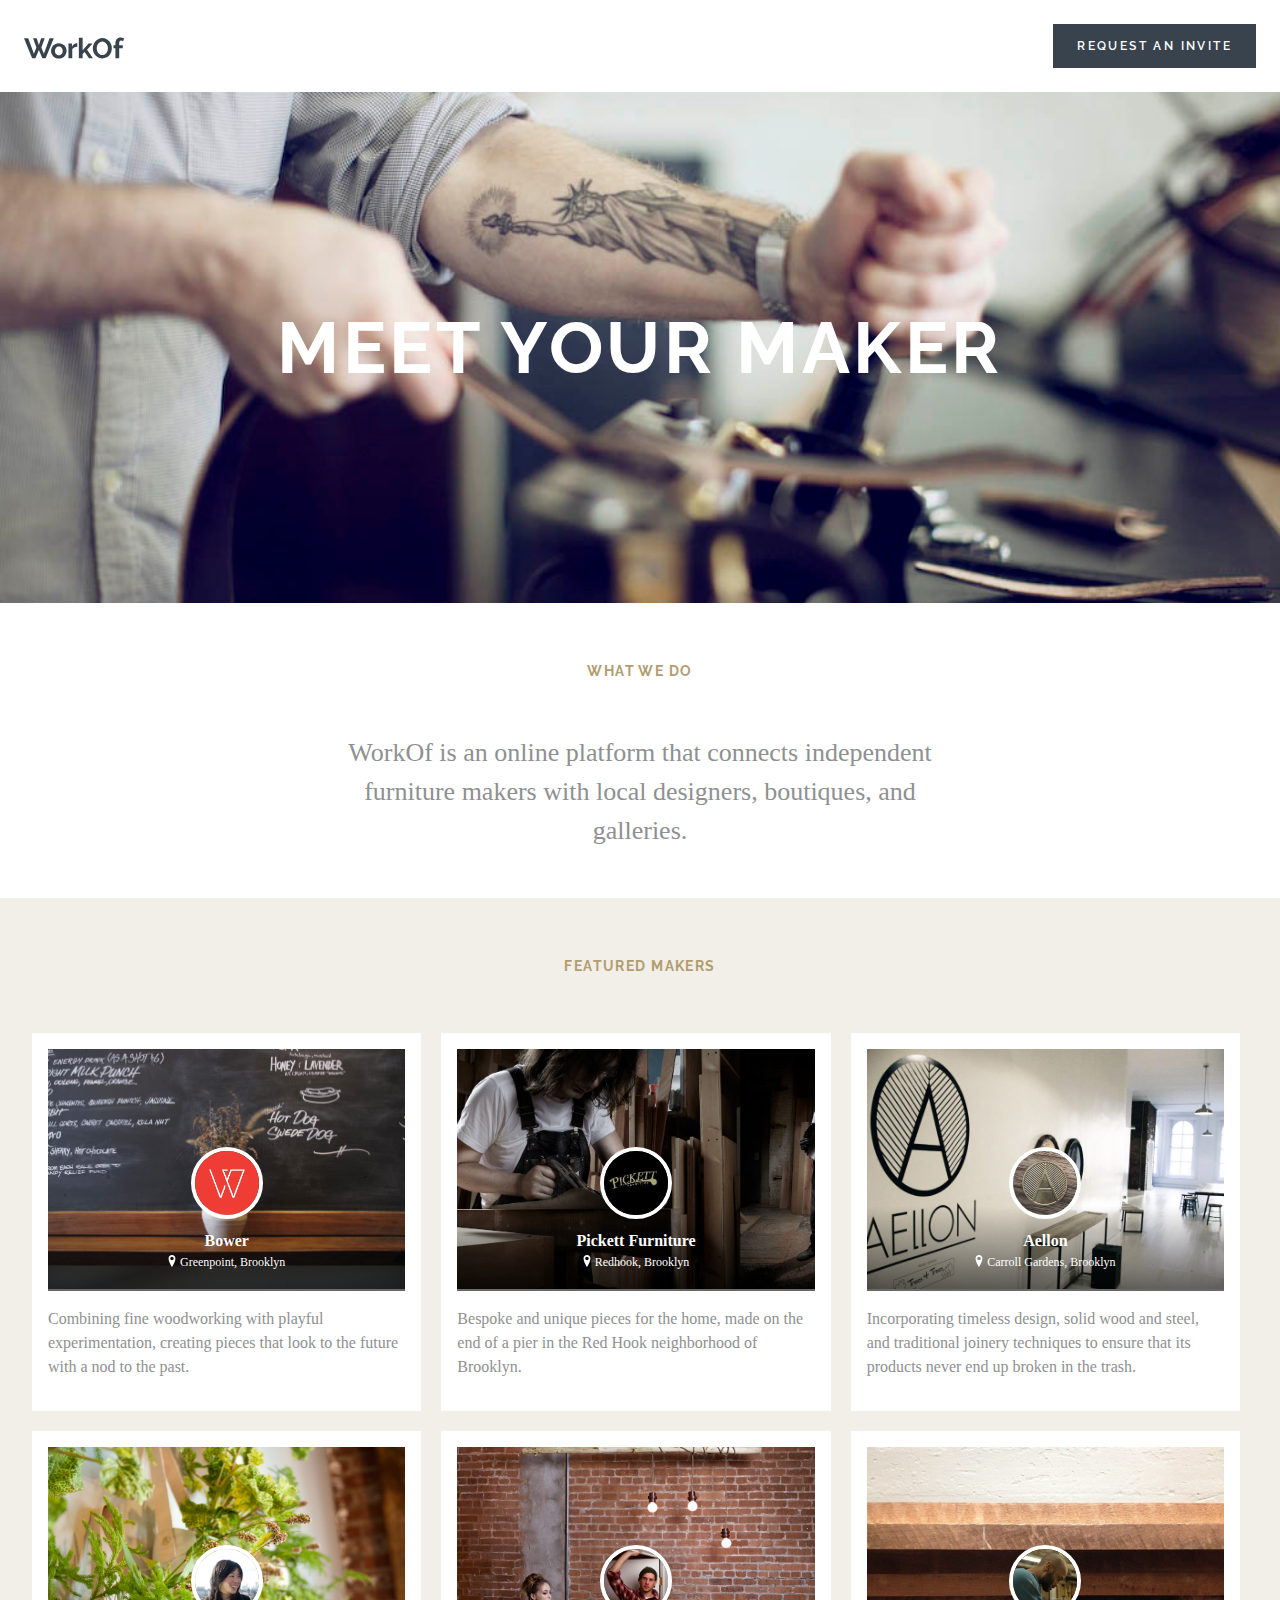
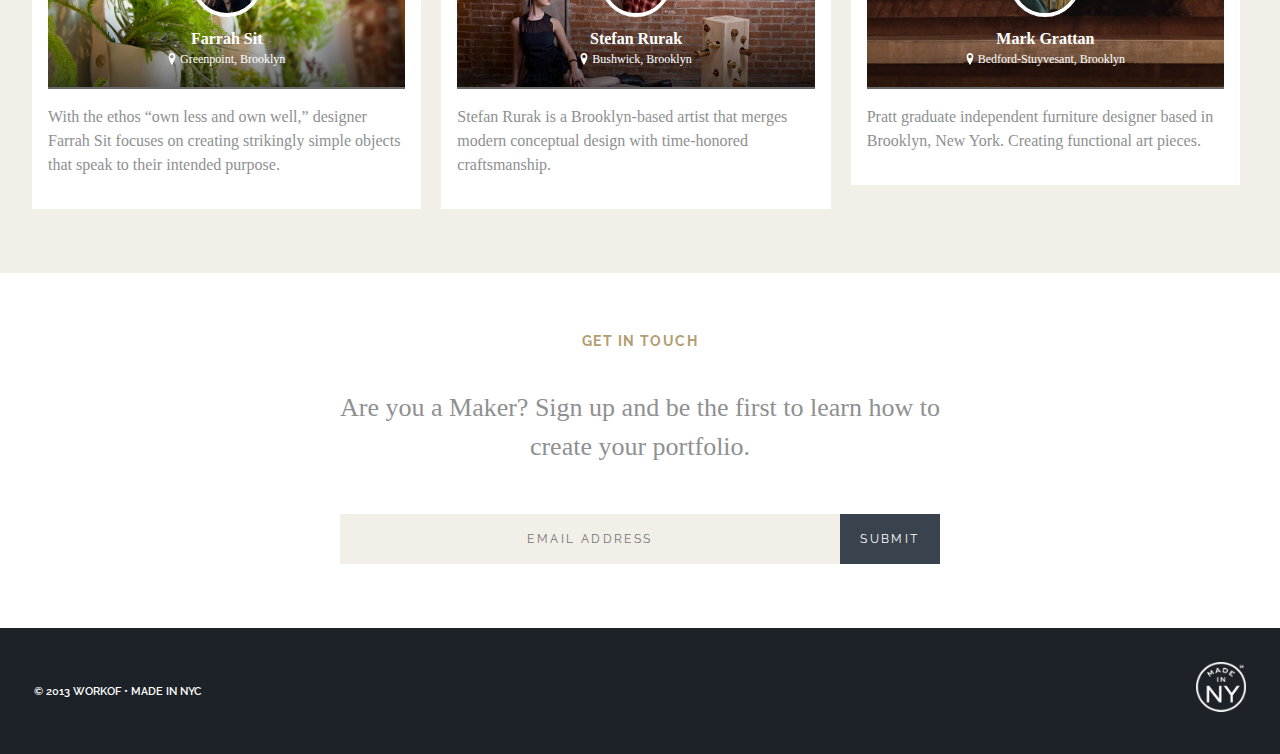
<file: index.html>
<!doctype html>
<html lang="en-us">
	<head>
		<meta charset="utf-8">
		<title>WorkOf</title>
		<meta name="description" content="Local Makers for Local Business" />
		<meta name="viewport" content="width=device-width, initial-scale=1.0, maximum-scale=1.0" />
		<link href='http://fonts.googleapis.com/css?family=Raleway:400,600' rel='stylesheet' type='text/css'>
		<link rel="stylesheet" href="css/normalize.css">
		<link rel="stylesheet" href="css/main.css">

	</head>
	<body>
		
		<header class="header clearfix fixed-width-content">
			<a class="header-logo hide-text" href ="index.html">WorkOf</a>
			<a class="button clearfix js-scroll-to-invite" href="#">Request an Invite</a>
		</header>



		<div id="slideshow">	


			<p class="hero-text fixed-width-content">Meet your Maker</p>

			<div class="slide1">
			</div>
			<div class="slide2">
			</div>
			<div class="slide3">
			</div>
		</div>
		
		<section class="about-us fixed-width-content">
			<div class="container">
				<h2 class="title title-first">What We Do</h2>
				<div class="about-us-text">
					
					<p>WorkOf is an online platform that connects independent furniture makers with local designers, boutiques, and galleries.</p>
				</div>
			</div>
		</section>
	
		<section class="featured">
			<article class="clearfix fixed-width-content">
				<h2 class="title">Featured Makers</h2>
				<div class="maker-tray clearfix">
					
					<div class="maker-column">
						<div class="maker">
							<div class="product-crop profile-bower">
							</div>

							<a href="profile-bower.html"><div class="maker-info clearfix">
								<div class="maker-crop">
									<img src="images/bower/profile.jpg">
								</div>
								<p class="maker-name">
									<strong>Bower</strong>
									<br>
									<img height="10" width="8" alt="" src="images/location.svg"> <span class="location">Greenpoint, Brooklyn</span>
								</p>
							</div></a>

							<p class="maker-desc">Combining fine woodworking with playful experimentation, creating pieces that look to the future with a nod to the past.
							</p>
						</div>

						<div class="maker">
							<div class="product-crop profile-farrah-sit">
							</div>

							<a href="profile-farrah.html"><div class="maker-info clearfix">
								<div class="maker-crop">
									<img src="images/farrah-sit/profile.jpg">
								</div>
								<p class="maker-name">
									<strong>Farrah Sit</strong>
									<br>
									<img height="10" width="8" alt="" src="images/location.svg"> <span class="location">Greenpoint, Brooklyn</span>
								</p>
							</div></a>
							<p class="maker-desc">With the ethos “own less and own well,” designer Farrah Sit focuses on creating strikingly simple objects that speak to their intended purpose.
							</p>
						</div>
					</div>


					<div class="maker-column">
					<div class="maker">
						<div class="product-crop profile-pickett">
						</div>
						<a href="profile-pickett.html"><div class="maker-info clearfix">
							<div class="maker-crop">
								<img src="images/pickett/profile.jpg">
							</div>
							<p class="maker-name">
								<strong>Pickett Furniture</strong>
								<br>
								<img height="10" width="8" alt="" src="images/location.svg"> <span class="location">Redhook, Brooklyn</span>
							</p>
						</div></a>
						<p class="maker-desc">Bespoke and unique pieces for the home, made on the end of a pier in the Red Hook neighborhood of Brooklyn.
						</p>
					</div>

					<div class="maker">
						<div class="product-crop profile-stefan-rurak">
						</div>

						<a href="profile-stefan-rurak.html"><div class="maker-info clearfix">
							<div class="maker-crop">
								<img src="images/stefan-rurak/profile.jpg">
							</div>
							<p class="maker-name">
								<strong>Stefan Rurak</strong>
								<br>
								<img height="10" width="8" alt="" src="images/location.svg"> <span class="location">Bushwick, Brooklyn</span>
							</p>
						</div></a>

						<p class="maker-desc">Stefan Rurak is a Brooklyn-based artist that merges modern conceptual design with time-honored craftsmanship.
						</p>
					</div>
					</div>

					<div class="maker-column">
					<div class="maker">
						<div class="product-crop profile-aellon">
						</div>

						<a href="profile-aellon.html"><div class="maker-info clearfix">
							<div class="maker-crop">
								<img src="images/aellon/profile.jpg">
							</div>
							<p class="maker-name">
								<strong>Aellon</strong>
								<br>
								<img height="10" width="8" alt="" src="images/location.svg"> <span class="location">Carroll Gardens, Brooklyn</span>
							</p>
						</div></a>
						<p class="maker-desc">Incorporating timeless design, solid wood and steel, and traditional joinery techniques to ensure that its products never end up broken in the trash.
						</p>
					</div>

					<div class="maker">
						<div class="product-crop profile-mark-grattan">
						</div>
						<a href="profile-mark-grattan.html"><div class="maker-info clearfix">
							<div class="maker-crop">
								<img src="images/mark-grattan/profile.jpg">
							</div>
							<p class="maker-name">
								<strong>Mark Grattan</strong>
								<br>
								<img height="10" width="8" alt="" src="images/location.svg"> <span class="location">Bedford-Stuyvesant, Brooklyn</span>
							</p>
						</div></a>
						<p class="maker-desc"> Pratt graduate independent furniture designer based in Brooklyn, New York. Creating functional art pieces.
						</p>
					</div>
					</div>
				</div>
			</article>
		</section>

		<section class="signup fixed-width-content">
			<div class="container">
				<h2 class="title">Get in touch</h2>
				<p class="signup-text"> Are you a Maker? Sign up and be the first to learn how to create your portfolio.</p>
			</div>

			<div class="input-tray">
				<div class="success-message">Thanks! We’ll let you know when the invites are out!</div>

			    <script type="text/javascript">
			      var TT = TT || {};

			      TT.submitted=false;
			      TT.errorClass = 'input-error';

			      TT.submitForm = function () {
			        var value = $('.email-input').val();
			        var isValid = value.match(/.+\@.+\..+/);

			        if (isValid) {
			          TT.submitted = true;
			        } else {
			          TT.onFormError();
			          return false;
			        }
			      };

			      TT.onFormError = function () {
			        //var $form = $('.email-form');

			        $('body').addClass(TT.errorClass);
			      };

			      TT.onFormSubmit = function () {
			        $('body').removeClass(TT.errorClass).addClass('form-submitted');
			      };
		    </script>
		    <iframe name="hidden_iframe" id="hidden_iframe" style="display:none;" onload="if(TT.submitted) { TT.onFormSubmit();}"></iframe>
     

				<form action="https://docs.google.com/a/varsity.is/forms/d/1Qx0sTpUJbEyZbWno3sx1d6jdRe7cEN7RFkHfOqtmPFc/formResponse" method="POST" id="ss-form" target="hidden_iframe" onsubmit="TT.submitForm();"><ol style="padding-left: 0">

				<input type="email" name="entry.1489924744" value="" id="email-input-field" class="email-input" id="entry_1489924744" dir="auto" title="" placeholder="EMAIL ADDRESS">
				<input type="submit" class="submit" name="submit" value="Submit" id="ss-submit">
				</form>


			</div>
		</section>
			
		<footer class="footer">
			<div class ="fixed-width-content">
				<img src ="images/miny_logo_sm2.png" alt="" class="miny">
				<p class="footer-text">© 2013 WorkOf • Made in NYC</p>
			</div>
		</footer>
		<script src="js/jquery.js"></script>
		<script src="js/script.js"></script>
	</body>
</file>
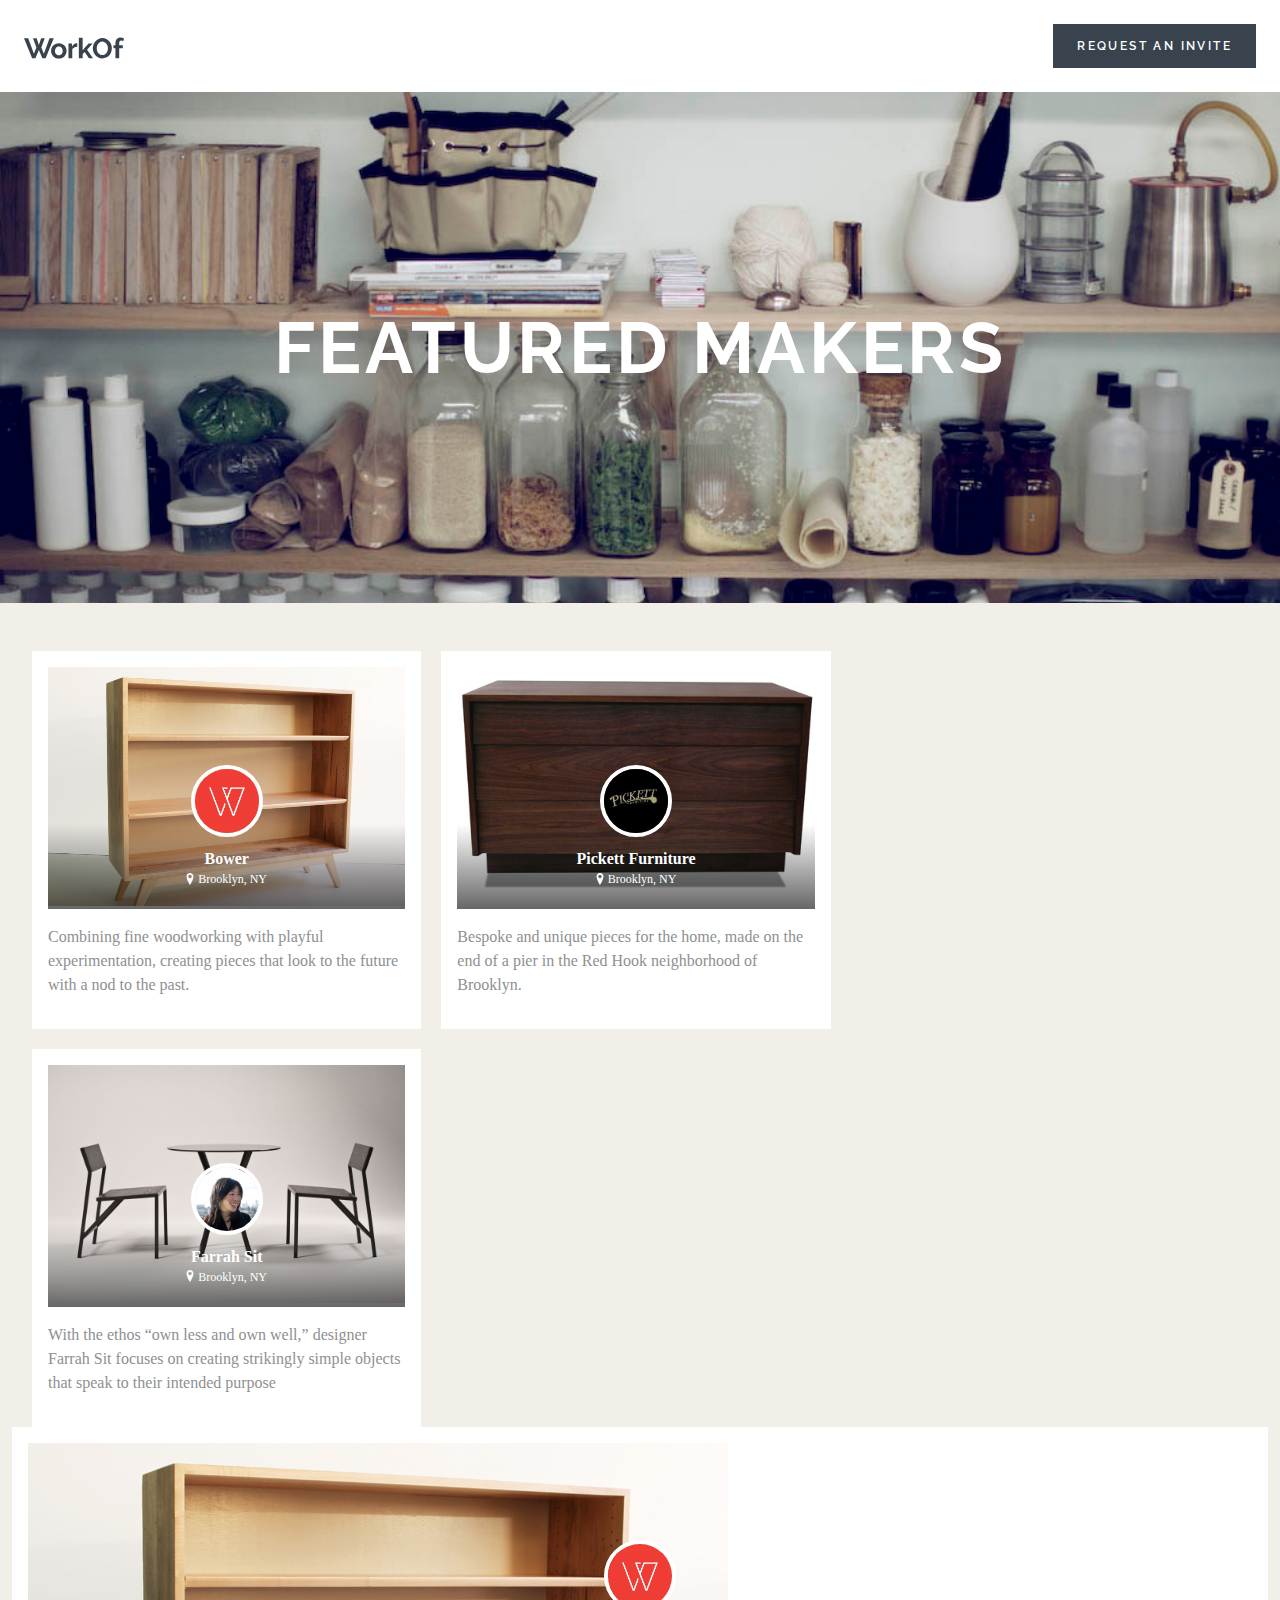
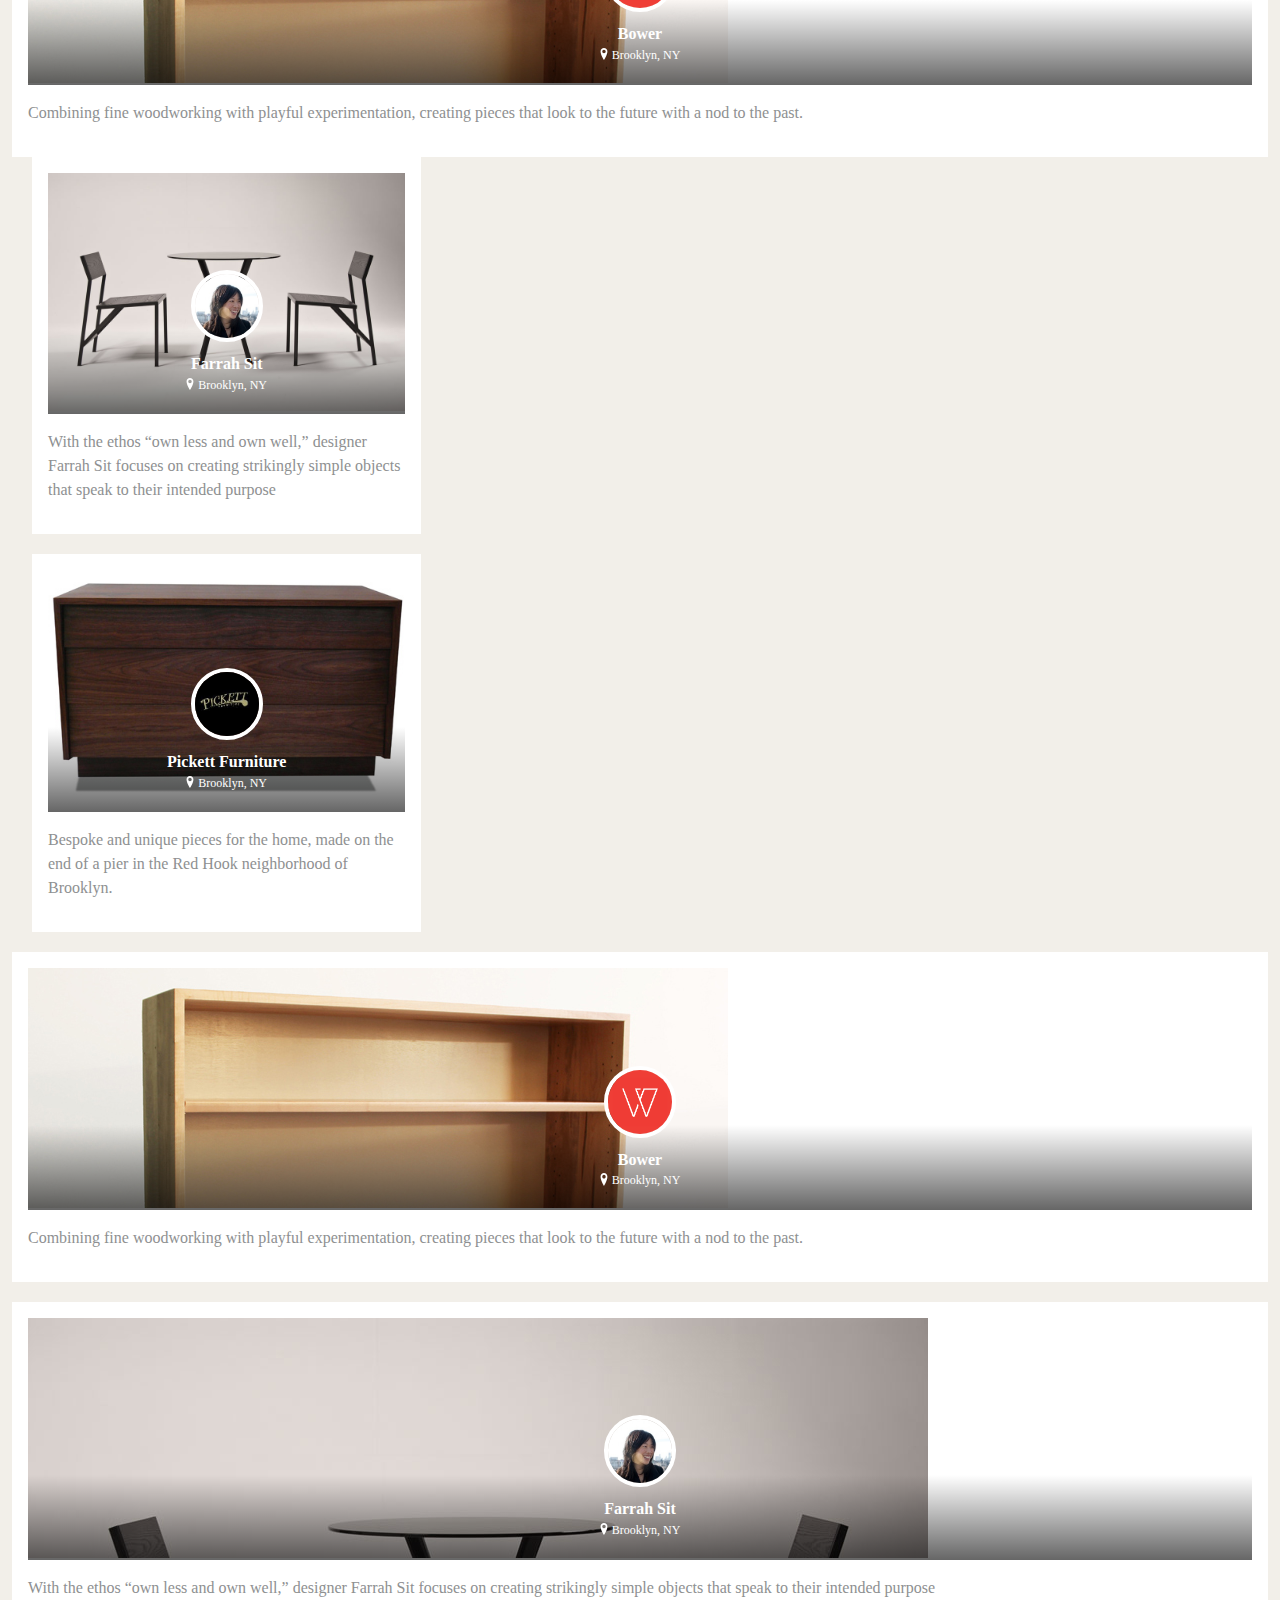
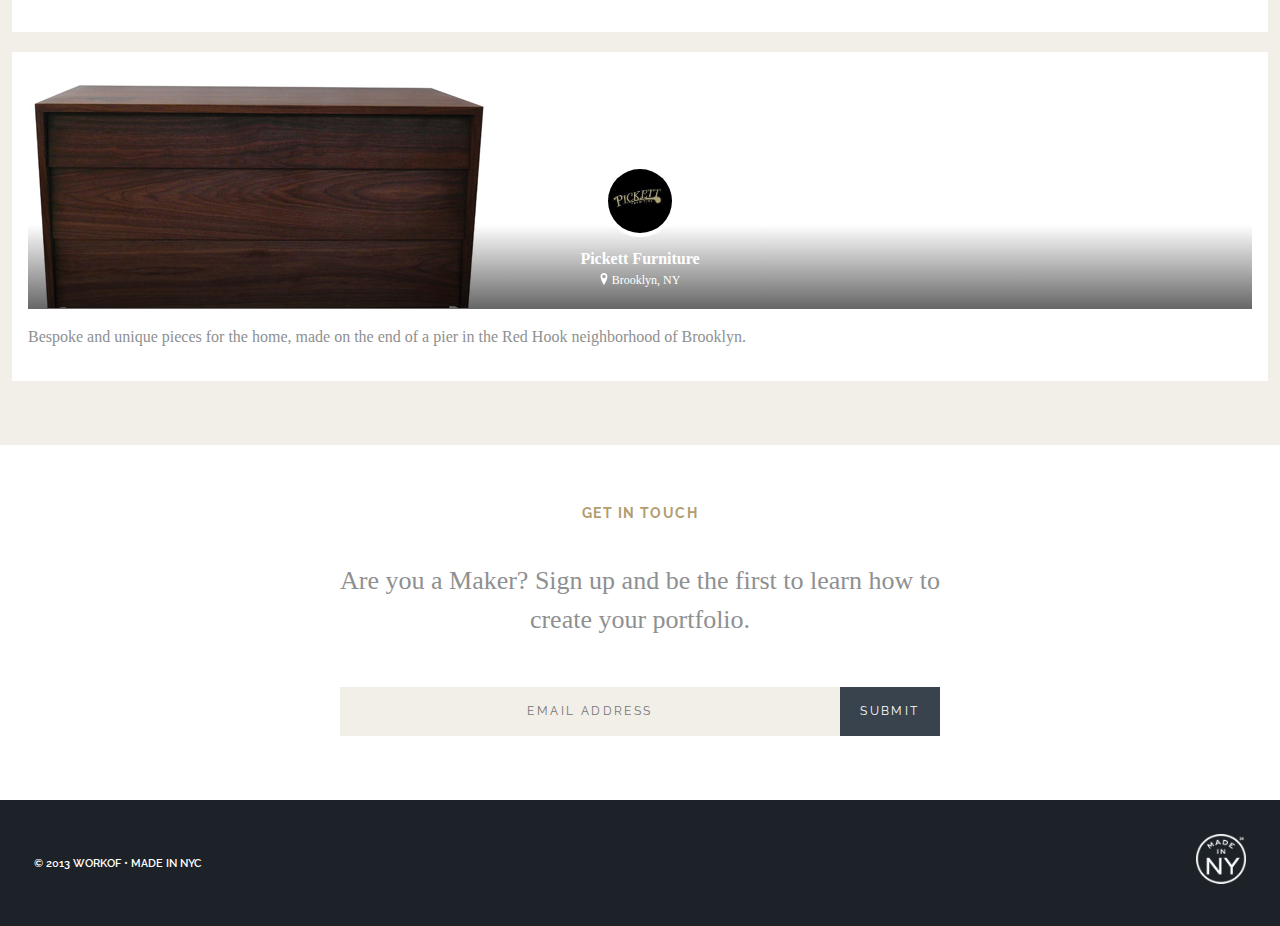
<file: makers.html>
<!doctype html>
<html lang="en-us">
	<head>
		<meta charset="utf-8">
		<title>WorkOf</title>
		<meta name="description" content="Local Makers for Local Business" />
		<meta name="viewport" content="width=device-width, initial-scale=1.0, maximum-scale=1.0" />
		<link href='http://fonts.googleapis.com/css?family=Raleway:400,600' rel='stylesheet' type='text/css'>
		<link rel="stylesheet" href="css/normalize.css">
		<link rel="stylesheet" href="css/main.css">

	</head>
	<body>
		
		<header class="header clearfix fixed-width-content">
			<a class="header-logo hide-text" href ="index.html">WorkOf</a>
			<a class="button clearfix js-scroll-to-invite" href="#">Request an Invite</a>
		</header>

		<div class ="section-title makers-index">	
			<p class="title-text fixed-width-content"> Featured Makers</p>
		</div>
		
		<section class="featured">
			<article class="clearfix fixed-width-content">
				<div class="maker-tray clearfix top-row">
					<div class="maker-column">
						<div class="maker">
							<div class="product-crop">
								<img src="images/product1.jpg">
							</div>

							<a href="profile-bower.html"><div class="maker-info clearfix">
								<div class="maker-crop">
									<img src="images/1.jpg">
								</div>
								<p class="maker-name">
									<strong>Bower</strong>
									<br>
									<img height="10" width="8" alt="" src="images/location.svg"> <span class="location">Brooklyn, NY</span>
								</p>
							</div></a>

							<p class="maker-desc"> Combining fine woodworking with playful experimentation, creating pieces that look to the future with a nod to the past.
							</p>
						</div>

						<div class="maker">
							<div class="product-crop">
								<img src="images/product2.jpg">
							</div>

							<a href="profile-farrah.html"><div class="maker-info clearfix">
								<div class="maker-crop">
									<img src="images/2.jpg">
								</div>	
								<p class="maker-name">
									<strong>Farrah Sit</strong>
									<br>
									<img height="10" width="8" alt="" src="images/location.svg"> <span class="location">Brooklyn, NY</span>
								</p>
							</div></a>
							<p class="maker-desc">With the ethos “own less and own well,” designer Farrah Sit focuses on creating strikingly simple objects that speak to their intended purpose
							</p>
						</div>
					</div>

					<div class="maker-column">
						<div class="maker">
							<div class="product-crop">
								<img src="images/product3.jpg">
							</div>
							<a href="profile-pickett.html"><div class="maker-info clearfix">
								<div class="maker-crop">
									<img src="images/3.jpg">
								</div>
								<p class="maker-name">
									<strong>Pickett Furniture</strong>
									<br>
									<img height="10" width="8" alt="" src="images/location.svg"> <span class="location">Brooklyn, NY</span>
								</p>
							</div></a>
							<p class="maker-desc">Bespoke and unique pieces for the home, made on the end of a pier in the Red Hook neighborhood of Brooklyn.
							</p>
						</div>

					</div>

					<div class="maker-tray clearfix">
						
						<div class="maker">
							<div class="product-crop">
								<img src="images/product1.jpg">
							</div>

							<a href="profile-bower.html"><div class="maker-info clearfix">
								<div class="maker-crop">
									<img src="images/1.jpg">
								</div>
								<p class="maker-name">
									<strong>Bower</strong>
									<br>
									<img height="10" width="8" alt="" src="images/location.svg"> <span class="location">Brooklyn, NY</span>
								</p>
							</div></a>

							<p class="maker-desc">Combining fine woodworking with playful experimentation, creating pieces that look to the future with a nod to the past.
							</p>
						</div>
					</div>
					<div class="maker-column">
						<div class="maker">
							<div class="product-crop">
								<img src="images/product2.jpg">
							</div>

							<a href="profile-farrah.html"><div class="maker-info clearfix">
								<div class="maker-crop">
									<img src="images/2.jpg">
								</div>	
								<p class="maker-name">
									<strong>Farrah Sit</strong>
									<br>
									<img height="10" width="8" alt="" src="images/location.svg"> <span class="location">Brooklyn, NY</span>
								</p>
							</div></a>
							<p class="maker-desc">With the ethos “own less and own well,” designer Farrah Sit focuses on creating strikingly simple objects that speak to their intended purpose
							</p>
						</div>

						<div class="maker">
							<div class="product-crop">
								<img src="images/product3.jpg">
							</div>
							<a href="profile-pickett.html"><div class="maker-info clearfix">
								<div class="maker-crop">
									<img src="images/3.jpg">
								</div>
								<p class="maker-name">
									<strong>Pickett Furniture</strong>
									<br>
									<img height="10" width="8" alt="" src="images/location.svg"> <span class="location">Brooklyn, NY</span>
								</p>
							</div></a>
							<p class="maker-desc">Bespoke and unique pieces for the home, made on the end of a pier in the Red Hook neighborhood of Brooklyn.
							</p>
						</div>
					</div>
				</div>

				<div class="maker-tray clearfix">
					
					<div class="maker">
						<div class="product-crop">
							<img src="images/product1.jpg">
						</div>

						<a href="profile-bower.html"><div class="maker-info clearfix">
							<div class="maker-crop">
								<img src="images/1.jpg">
							</div>
							<p class="maker-name">
								<strong>Bower</strong>
								<br>
								<img height="10" width="8" alt="" src="images/location.svg"> <span class="location">Brooklyn, NY</span>
							</p>
						</div></a>

						<p class="maker-desc">Combining fine woodworking with playful experimentation, creating pieces that look to the future with a nod to the past.
						</p>
					</div>

					<div class="maker">
						<div class="product-crop">
							<img src="images/product2.jpg">
						</div>

						<a href="profile-farrah.html"><div class="maker-info clearfix">
							<div class="maker-crop">
								<img src="images/2.jpg">
							</div>	
							<p class="maker-name">
								<strong>Farrah Sit</strong>
								<br>
								<img height="10" width="8" alt="" src="images/location.svg"> <span class="location">Brooklyn, NY</span>
							</p>
						</div></a>
						<p class="maker-desc">With the ethos “own less and own well,” designer Farrah Sit focuses on creating strikingly simple objects that speak to their intended purpose
						</p>
					</div>

					<div class="maker">
						<div class="product-crop">
							<img src="images/product3.jpg">
						</div>
						<a href="profile-pickett.html"><div class="maker-info clearfix">
							<div class="maker-crop">
								<img src="images/3.jpg">
							</div>
							<p class="maker-name">
								<strong>Pickett Furniture</strong>
								<br>
								<img height="10" width="8" alt="" src="images/location.svg"> <span class="location">Brooklyn, NY</span>
							</p>
						</div></a>
						<p class="maker-desc">Bespoke and unique pieces for the home, made on the end of a pier in the Red Hook neighborhood of Brooklyn.
						</p>
					</div>

				</div>
			</article>
		</section>

		<section class="signup fixed-width-content">
			<div class="container">
				<h2 class="title">Get in touch</h2>
				<p class="signup-text"> Are you a Maker? Sign up and be the first to learn how to create your portfolio.</p>
			</div>

			<div class="input-tray">
				<div class="success-message">Thanks! We’ll let you know when the invites are out!</div>

			    <script type="text/javascript">
			      var TT = TT || {};

			      TT.submitted=false;
			      TT.errorClass = 'input-error';

			      TT.submitForm = function () {
			        var value = $('.email-input').val();
			        var isValid = value.match(/.+\@.+\..+/);

			        if (isValid) {
			          TT.submitted = true;
			        } else {
			          TT.onFormError();
			          return false;
			        }
			      };

			      TT.onFormError = function () {
			        //var $form = $('.email-form');

			        $('body').addClass(TT.errorClass);
			      };

			      TT.onFormSubmit = function () {
			        $('body').removeClass(TT.errorClass).addClass('form-submitted');
			      };
		    </script>
		    <iframe name="hidden_iframe" id="hidden_iframe" style="display:none;" onload="if(TT.submitted) { TT.onFormSubmit();}"></iframe>
     

				<form action="https://docs.google.com/a/varsity.is/forms/d/1Qx0sTpUJbEyZbWno3sx1d6jdRe7cEN7RFkHfOqtmPFc/formResponse" method="POST" id="ss-form" target="hidden_iframe" onsubmit="TT.submitForm();"><ol style="padding-left: 0">

				<input type="email" name="entry.1489924744" value="" id="email-input-field" class="email-input" id="entry_1489924744" dir="auto" title="" placeholder="EMAIL ADDRESS">
				<input type="submit" class="submit" name="submit" value="Submit" id="ss-submit">
				</form>


			</div>
		</section>
			
		<footer class="footer">
			<div class ="fixed-width-content">
				<img src ="images/miny_logo_sm2.png" alt="" class="miny">
				<p class="footer-text">© 2013 WorkOf • Made in NYC</p>
			</div>
		</footer>
		<script src="js/jquery.js"></script>
		<script src="js/script.js"></script>
	</body>
</file>
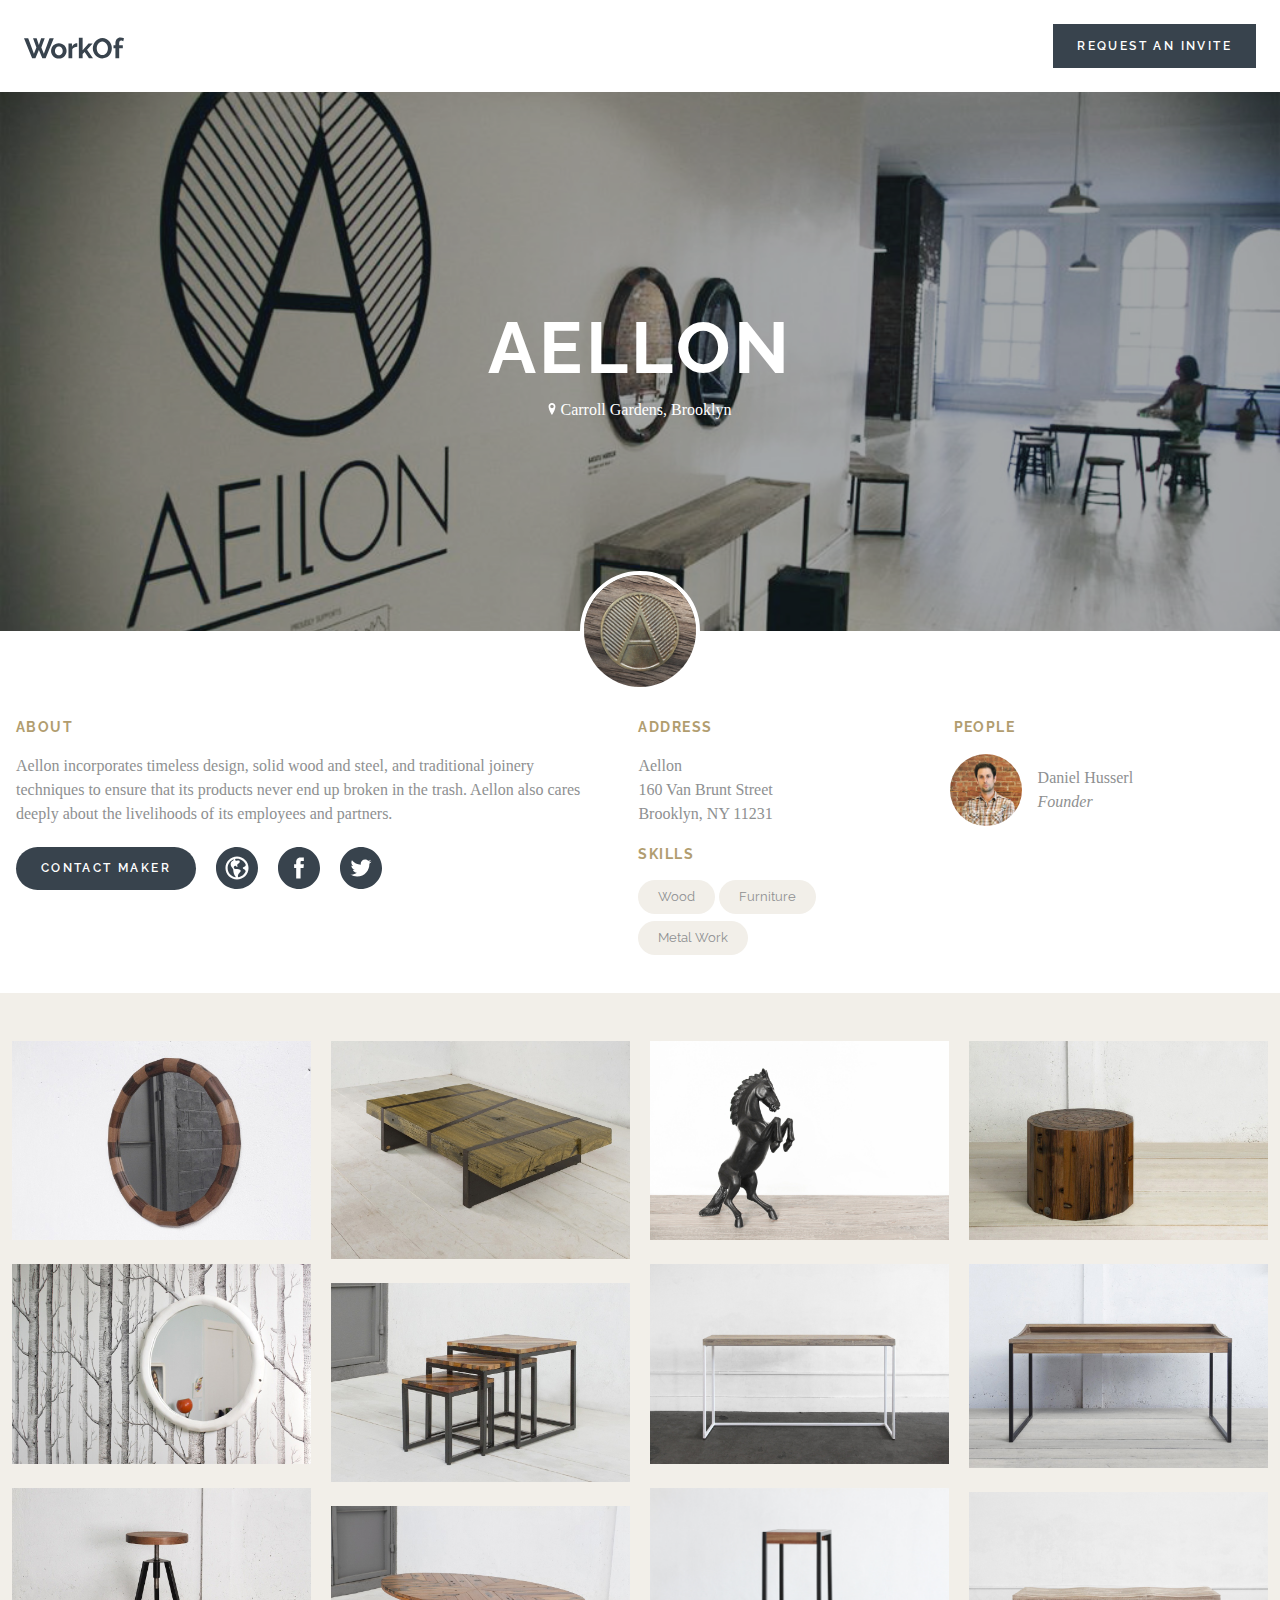
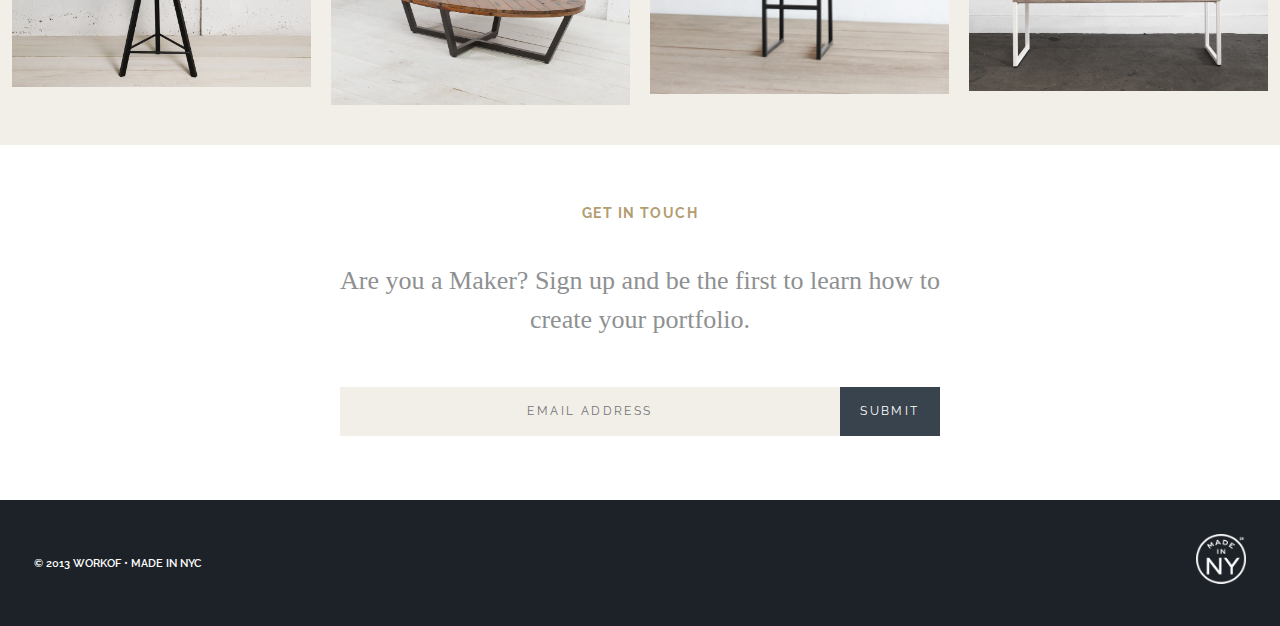
<file: profile-aellon.html>
<!doctype html>
<html lang="en-us">
	<head>
		<meta charset="utf-8">
		<title>WorkOf</title>
		<meta name="description" content="Local Makers for Local Business" />
		<meta name="viewport" content="width=device-width, initial-scale=1.0, maximum-scale=1.0" />
		<link href='http://fonts.googleapis.com/css?family=Raleway:400,600' rel='stylesheet' type='text/css'>
		<link rel="stylesheet" href="css/normalize.css">
		<link rel="stylesheet" href="css/main.css">
	</head>
	<body>
		<header class="header clearfix fixed-width-content">
			<a class="header-logo hide-text" href ="index.html">WorkOf</a>
			<a class="button clearfix js-scroll-to-invite" href="#">Request an Invite</a>
		</header>



		<div class ="section-title profile-aellon">
			<div class = "maker-info-profile-overlay"></div>	
			<div class="title-text fixed-width-content">Aellon			
			<span class="neighborhood">
				<img height="10" width="8" alt="" src="images/location.svg"> Carroll Gardens, Brooklyn
			</span>
			</div>
		</div>
 
		<div class="maker-crop-profile">
			<img src="images/aellon/profile.jpg">
		</div>
		
		<div class="overlay-bg">
			<div class="overlay-content">
				<form>
					<div class="maker-crop-contact">
						<img src="images/aellon/profile.jpg">
					</div>
					<p class="contact-form-title clearfix">Contact Aellon</p>
					<input class="contact-input" placeholder="YOUR NAME">
					<input class="contact-input" placeholder="COMPANY NAME">
					<input class="contact-input" placeholder="EMAIL">
					<div class="styled-select">
						<select>
							<option value="New Business">New Business</option>
							<option value="General Inquiry">General Inquiry</option>
							<option value="Press Inquiry">Press Inquiry</option>
						</select>
					</div>
					<textarea class="contact-input" rows="10" cols="30">MESSAGE</textarea>

					<a href ="#" class="button-form-submit close-btn">Send</a>
				</form>
			</div>
		</div>

		<section class="profile-info fixed-width-content">


			<div class="maker-tray clearfix">

					<div class="info info-first">
						<h2 class="profile-title">About</h2>

						<div class="maker-desc clearfix">
							<p style="margin-bottom: 9px;">Aellon incorporates timeless design, solid wood and steel, and traditional joinery techniques to ensure that its products never end up broken in the trash. Aellon also cares deeply about the livelihoods of its employees and partners.</p>

							<div class="button-contact-container clearfix">
								<a class="button-contact clearfix show-popup" href="#">Contact Maker</a>
							</div>

							<div class="social-icons clearfix">
								<a href ="http://aellon.com/" target="_blank">
									<img src="images/icon-globe.svg" alt="" >
								</a>
								<a href ="https://www.facebook.com/aellonfurniture/" target="_blank">
									<img src="images/icon-facebook.svg" alt="" >
								</a>
								<a href ="https://twitter.com/aellonfurniture" target="_blank">
									<img src="images/icon-twitter.svg" alt="" >
								</a>
							</div>

						</div>
					</div>

					<div class="info">

						<h2 class="profile-title">Address</h2>
						<div class="maker-desc">
							<a href="http://maps.google.com/?q=160 Van Brunt Street Brooklyn, NY 11231" class="link-to-add" target="_blank">Aellon<br>160 Van Brunt Street<br> Brooklyn, NY 11231</a>
						</div>

						<h2 class="profile-title">Skills</h2>
						<p class="maker-desc">
							<span class="tags">Wood</span><span class="tags">Furniture</span><span class="tags">Metal Work</span>
						</p>
					</div>

					<div class ="info info-last">
						<h2 class="profile-title">People</h2>
						<div class="profile-person clearfix">
							<img class ="profile-person-crop"src="images/aellon/person1.jpg"> 
							<div class = "profile-person-desc">
								Daniel Husserl <br>
								<em>Founder</em>
							</div>
						</div>
					</div>
				</div>


		</section>

		<section class="portfolio">
			<article class="clearfix">
				<div class="portfolio-container fixed-width-content">
						<div><img src ="images/aellon/1.jpg" alt=""></div>
						<div><img src ="images/aellon/2.jpg" alt=""></div>
						<div><img src ="images/aellon/3.jpg" alt=""></div>
						<div><img src ="images/aellon/5.jpg" alt=""></div>
						<div><img src ="images/aellon/6.jpg" alt=""></div>
						<div><img src ="images/aellon/7.jpg" alt=""></div>
						<div><img src ="images/aellon/8.jpg" alt=""></div>
						<div><img src ="images/aellon/9.jpg" alt=""></div>
						<div><img src ="images/aellon/10.jpg" alt=""></div>
						<div><img src ="images/aellon/11.jpg" alt=""></div>
						<div><img src ="images/aellon/12.jpg" alt=""></div>
						<div><img src ="images/aellon/13.jpg" alt=""></div>
				</div>
			</article>
		</section>

		<section class="signup fixed-width-content">
			<div class="container">
				<h2 class="title">Get in touch</h2>
				<p class="signup-text"> Are you a Maker? Sign up and be the first to learn how to create your portfolio.</p>
			</div>


			<div class="input-tray">
				<div class="success-message">Thanks! We’ll let you know when the invites are out!</div>

			    <script type="text/javascript">
			      var TT = TT || {};

			      TT.submitted=false;
			      TT.errorClass = 'input-error';

			      TT.submitForm = function () {
			        var value = $('.email-input').val();
			        var isValid = value.match(/.+\@.+\..+/);

			        if (isValid) {
			          TT.submitted = true;
			        } else {
			          TT.onFormError();
			          return false;
			        }
			      };

			      TT.onFormError = function () {
			        //var $form = $('.email-form');

			        $('body').addClass(TT.errorClass);
			      };

			      TT.onFormSubmit = function () {
			        $('body').removeClass(TT.errorClass).addClass('form-submitted');
			      };
		    </script>
		    <iframe name="hidden_iframe" id="hidden_iframe" style="display:none;" onload="if(TT.submitted) { TT.onFormSubmit();}"></iframe>
     

				<form action="https://docs.google.com/a/varsity.is/forms/d/1Qx0sTpUJbEyZbWno3sx1d6jdRe7cEN7RFkHfOqtmPFc/formResponse" method="POST" id="ss-form" target="hidden_iframe" onsubmit="TT.submitForm();"><ol style="padding-left: 0">

				<input type="email" name="entry.1489924744" value="" id="email-input-field" class="email-input" id="entry_1489924744" dir="auto" title="" placeholder="EMAIL ADDRESS">
				<input type="submit" class="submit" name="submit" value="Submit" id="ss-submit">
				</form>


			</div>
		</section>
			
		<footer class="footer">
			<div class ="fixed-width-content">
				<img src ="images/miny_logo_sm2.png" alt="" class="miny">
				<p class="footer-text">© 2013 WorkOf • Made in NYC</p>
			</div>
		</footer>
		<script src="js/jquery.js"></script>
		<script src="js/script.js"></script>
	</body>
</file>
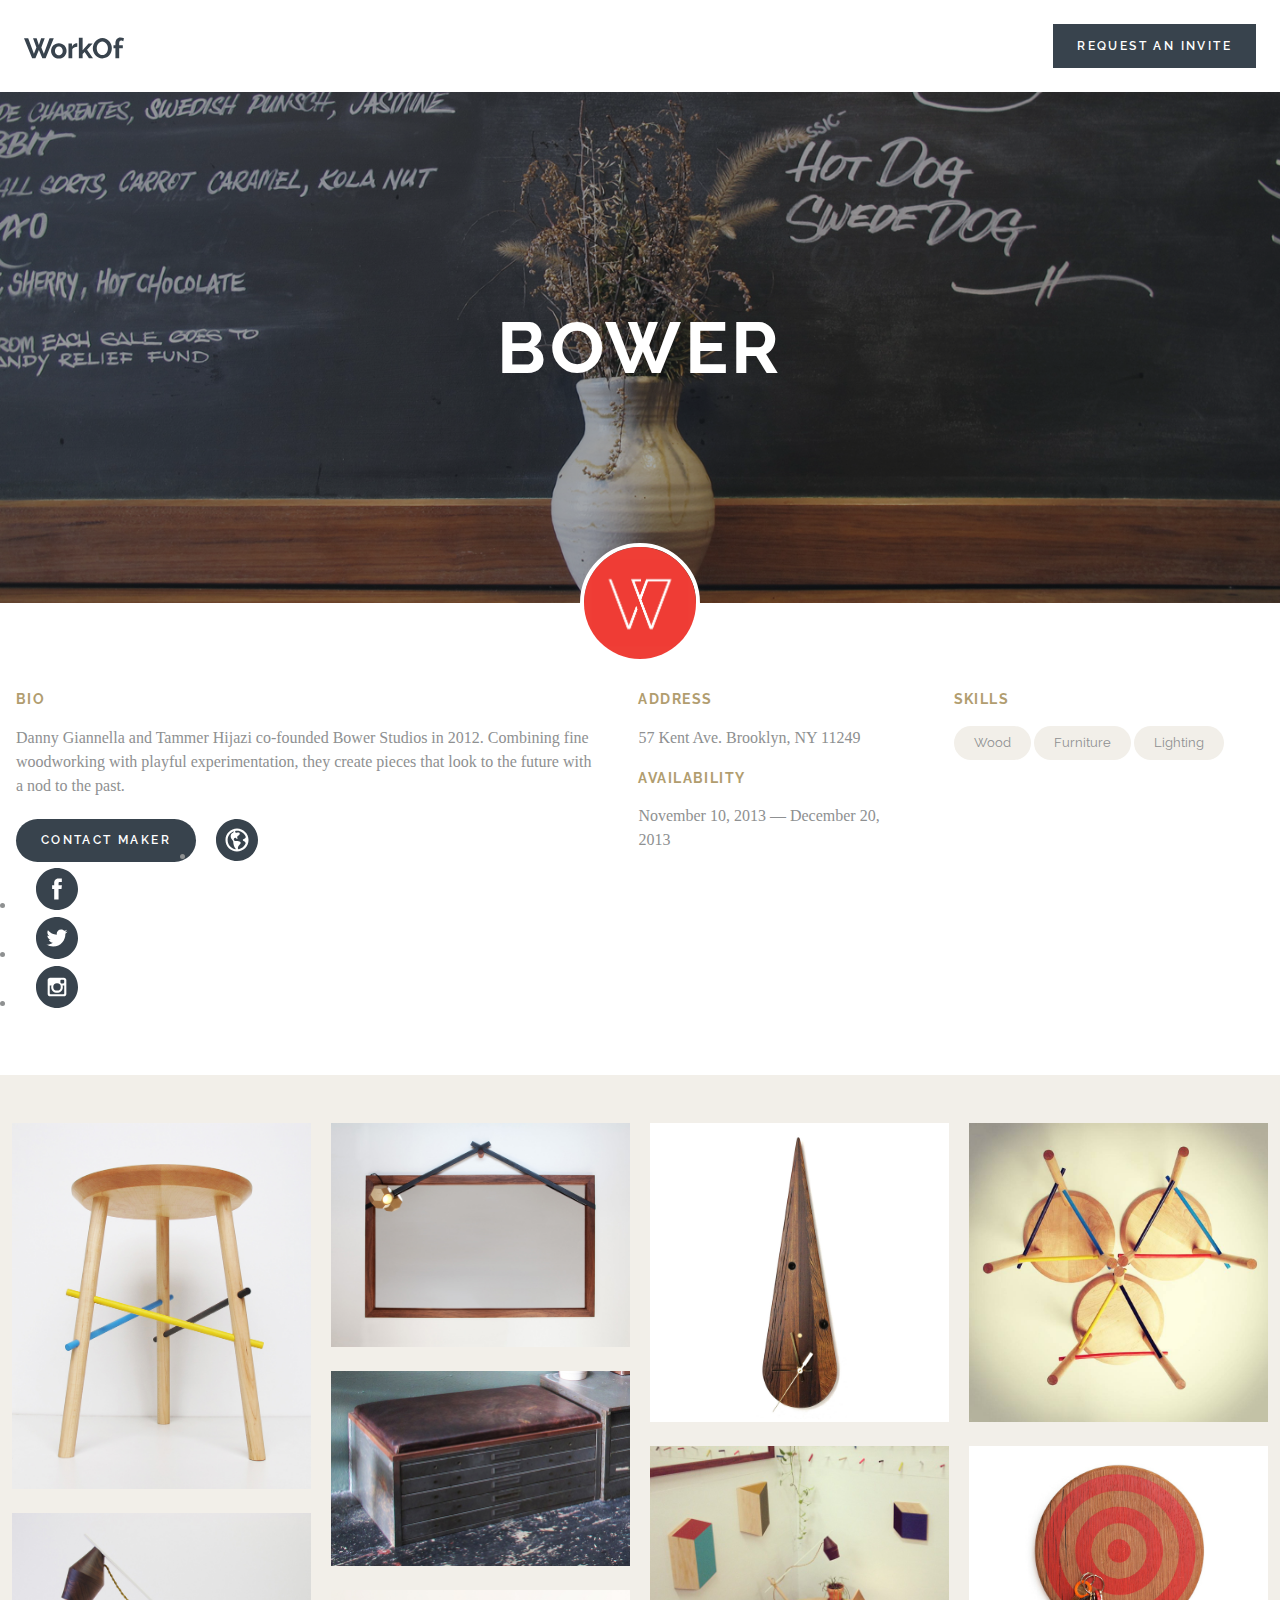
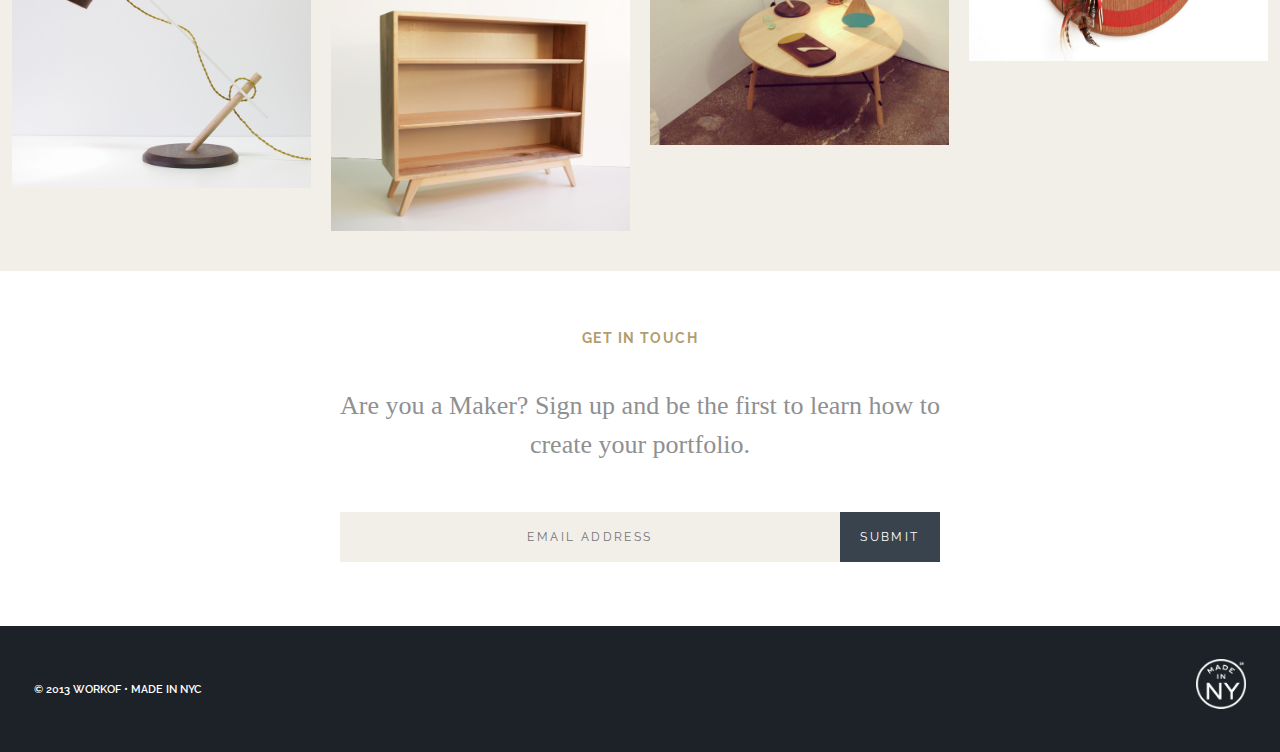
<file: profile-bower.html>
<!doctype html>
<html lang="en-us">
	<head>
		<meta charset="utf-8">
		<title>WorkOf</title>
		<meta name="description" content="Local Makers for Local Business" />
		<meta name="viewport" content="width=device-width, initial-scale=1.0, maximum-scale=1.0" />
		<link href='http://fonts.googleapis.com/css?family=Raleway:400,600' rel='stylesheet' type='text/css'>
		<link rel="stylesheet" href="css/normalize.css">
		<link rel="stylesheet" href="css/main.css">
		<script src="js/jquery.js"></script>
		<script src="js/script.js"></script>
	</head>
	<body>
		<header class="header clearfix fixed-width-content">
			<a class="header-logo hide-text" href ="index.html">WorkOf</a>
			<a class="button clearfix js-scroll-to-invite" href="#">Request an Invite</a>
		</header>



		<div class ="section-title profile-bower">
			<div class = "maker-info-profile-overlay"></div>	
			<p class="title-text fixed-width-content">Bower</p>
		</div>

		<div class="maker-crop-profile">
			<img src="images/1.jpg">
		</div>
		
		<div class="overlay-bg">
			<div class="overlay-content">
				<form>
					<input class="contact-input" placeholder="NAME">
					<input class="contact-input" placeholder="EMAIL">
					<input class="contact-input" placeholder="TYPE OF WORK">
					<textarea class="contact-input" rows="10" cols="30">MESSAGE</textarea>

					<a href ="#" class="button-form-submit close-btn">Submit</a>
				</form>
			</div>
		</div>

		<section class="profile-info fixed-width-content">


			<div class="maker-tray clearfix">

					<div class="info info-first">
						<h2 class="profile-title">Bio</h2>
						<div class="maker-desc">
							<p style="margin-bottom: 9px;">Danny Giannella and Tammer Hijazi co-founded Bower Studios in 2012.  Combining fine woodworking with playful experimentation, they create pieces that look to the future with a nod to the past.</p>

							<a class="button-contact clearfix show-popup" href="#">Contact Maker</a>


							<div class="social-icons clearfix">
								<ul>
									<li><a href ="#"><img alt="" src="images/icon-globe.svg"></a></li>
									<li><a href ="#"><img alt="" src="images/icon-facebook.svg"></a></li>
									<li><a href ="#"><img alt="" src="images/icon-twitter.svg"></a></li>
									<li><a href ="#"><img alt="" src="images/icon-instagram.svg"></a></li>
								</ul>
							</div>

						</div>
					</div>

					<div class ="info">
						<h2 class="profile-title">Address</h2>
						<div class="maker-desc">
							<a href="http://maps.google.com/?q=57 Kent Ave.Brooklyn, New York 11249" class="link-to-add" target="_blank">57 Kent Ave. Brooklyn, NY 11249</a>
						</div>
						<h2 class="profile-title">Availability</h2>
						<div class="maker-desc">
							November 10, 2013 &mdash; December 20, 2013
						</div>
					</div>

					<div class="info info-last">
						<h2 class="profile-title  profile-title-first">Skills</h2>
						<p class="maker-desc">
							<span class="tags">Wood</span><span class="tags">Furniture</span><span class="tags">Lighting</span>
						</p>
					</div>




				</div>


		</section>

		<section class="portfolio">
			<article class="clearfix">
				<div class="portfolio-container fixed-width-content">
						<div><img src ="images/bower-port1.jpg" alt=""></div>
						<div><img src ="images/bower-port2.jpg" alt=""></div>
						<div><img src ="images/bower-port3.jpg" alt=""></div>
						<div><img src ="images/bower-port4.jpg" alt=""></div>
						<div><img src ="images/bower-port5.jpg" alt=""></div>
						<div><img src ="images/bower-port6.jpg" alt=""></div>
						<div><img src ="images/bower-port7.jpg" alt=""></div>
						<div><img src ="images/bower-port8.jpg" alt=""></div>
						<div><img src ="images/bower-port9.jpg" alt=""></div>
				</div>
			</article>
		</section>

		<section class="signup fixed-width-content">
			<div class="container">
				<h2 class="title">Get in touch</h2>
				<p class="signup-text"> Are you a Maker? Sign up and be the first to learn how to create your portfolio.</p>
			</div>


			<div class="input-tray">
				<div class="success-message">Thanks! We’ll let you know when the invites are out!</div>

			    <script type="text/javascript">
			      var TT = TT || {};

			      TT.submitted=false;
			      TT.errorClass = 'input-error';

			      TT.submitForm = function () {
			        var value = $('.email-input').val();
			        var isValid = value.match(/.+\@.+\..+/);

			        if (isValid) {
			          TT.submitted = true;
			        } else {
			          TT.onFormError();
			          return false;
			        }
			      };

			      TT.onFormError = function () {
			        //var $form = $('.email-form');

			        $('body').addClass(TT.errorClass);
			      };

			      TT.onFormSubmit = function () {
			        $('body').removeClass(TT.errorClass).addClass('form-submitted');
			      };
		    </script>
		    <iframe name="hidden_iframe" id="hidden_iframe" style="display:none;" onload="if(TT.submitted) { TT.onFormSubmit();}"></iframe>
     

				<form action="https://docs.google.com/a/varsity.is/forms/d/1Qx0sTpUJbEyZbWno3sx1d6jdRe7cEN7RFkHfOqtmPFc/formResponse" method="POST" id="ss-form" target="hidden_iframe" onsubmit="TT.submitForm();"><ol style="padding-left: 0">

				<input type="email" name="entry.1489924744" value="" id="email-input-field" class="email-input" id="entry_1489924744" dir="auto" title="" placeholder="EMAIL ADDRESS">
				<input type="submit" class="submit" name="submit" value="Submit" id="ss-submit">
				</form>


			</div>
		</section>
			
		<footer class="footer">
			<div class ="fixed-width-content">
				<img src ="images/miny_logo_sm2.png" alt="" class="miny">
				<p class="footer-text">© 2013 WorkOf • Made in NYC</p>
			</div>
		</footer>

	</body>
</file>
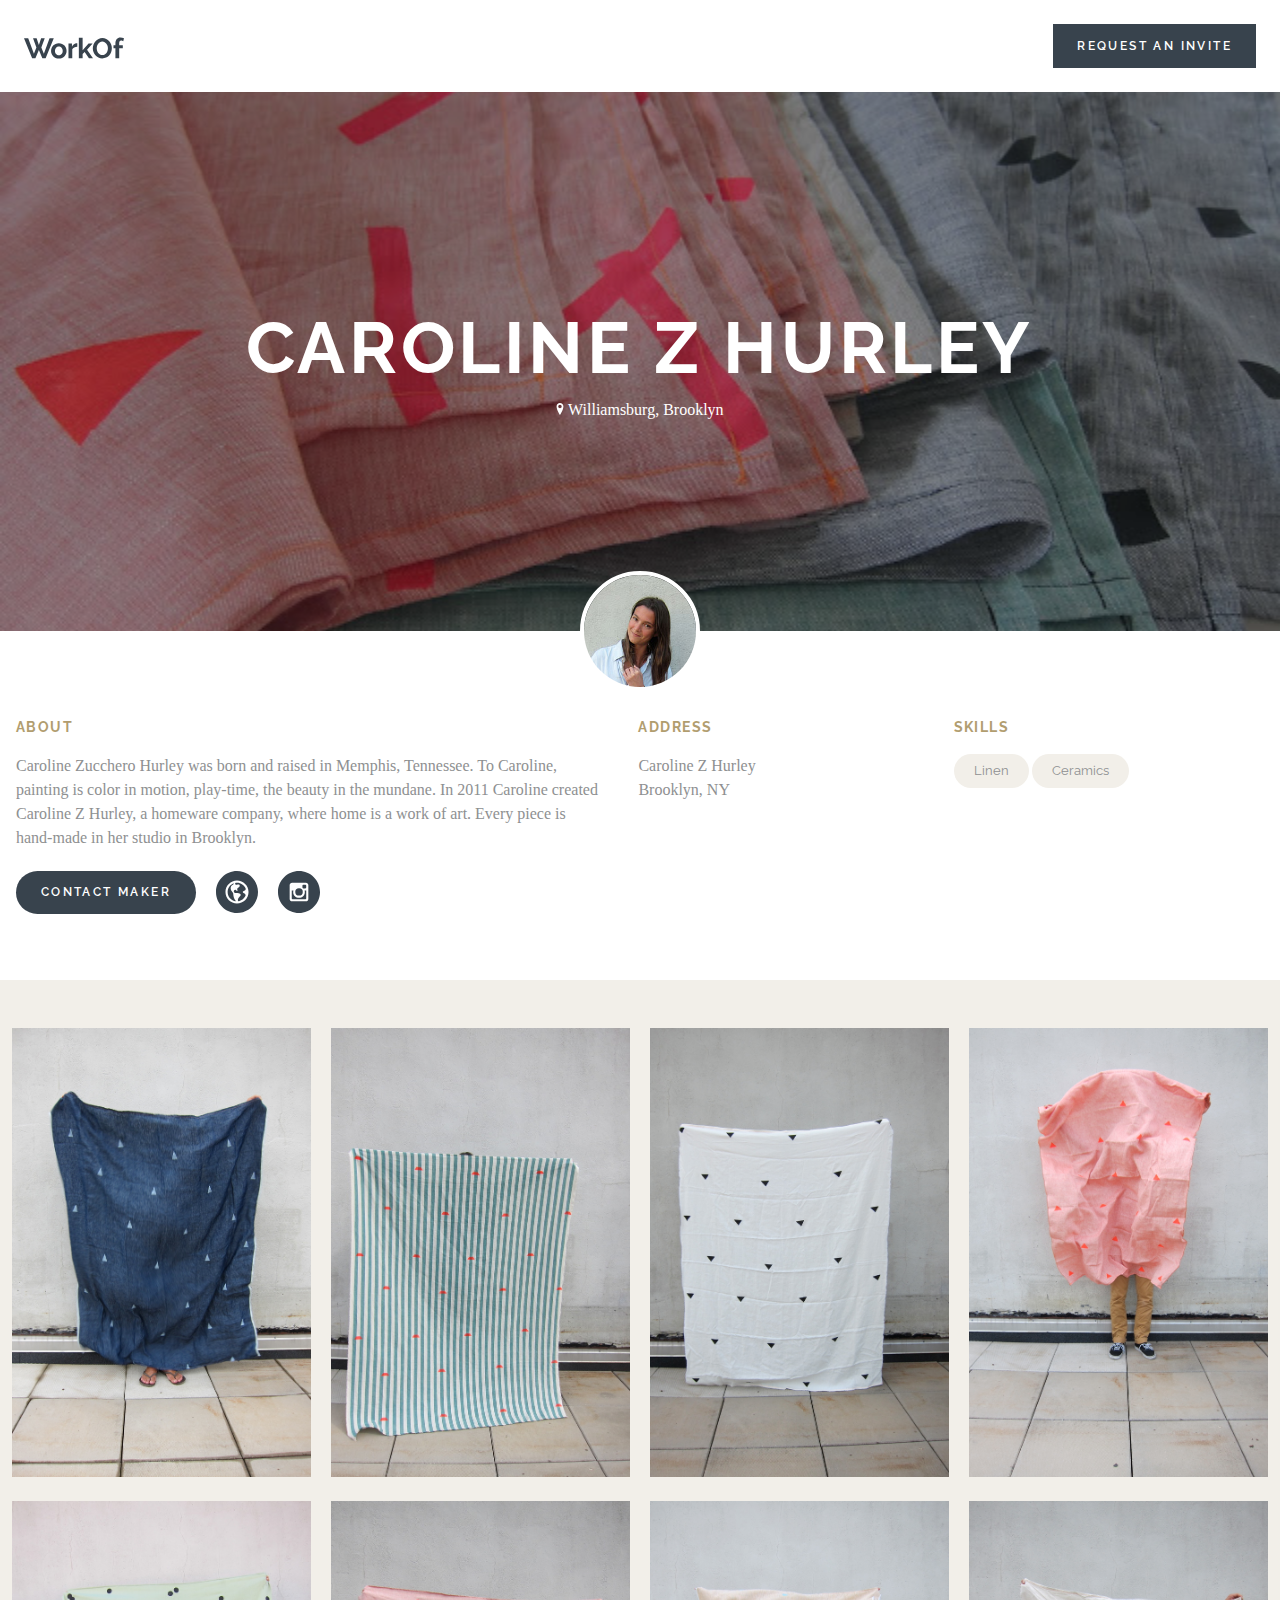
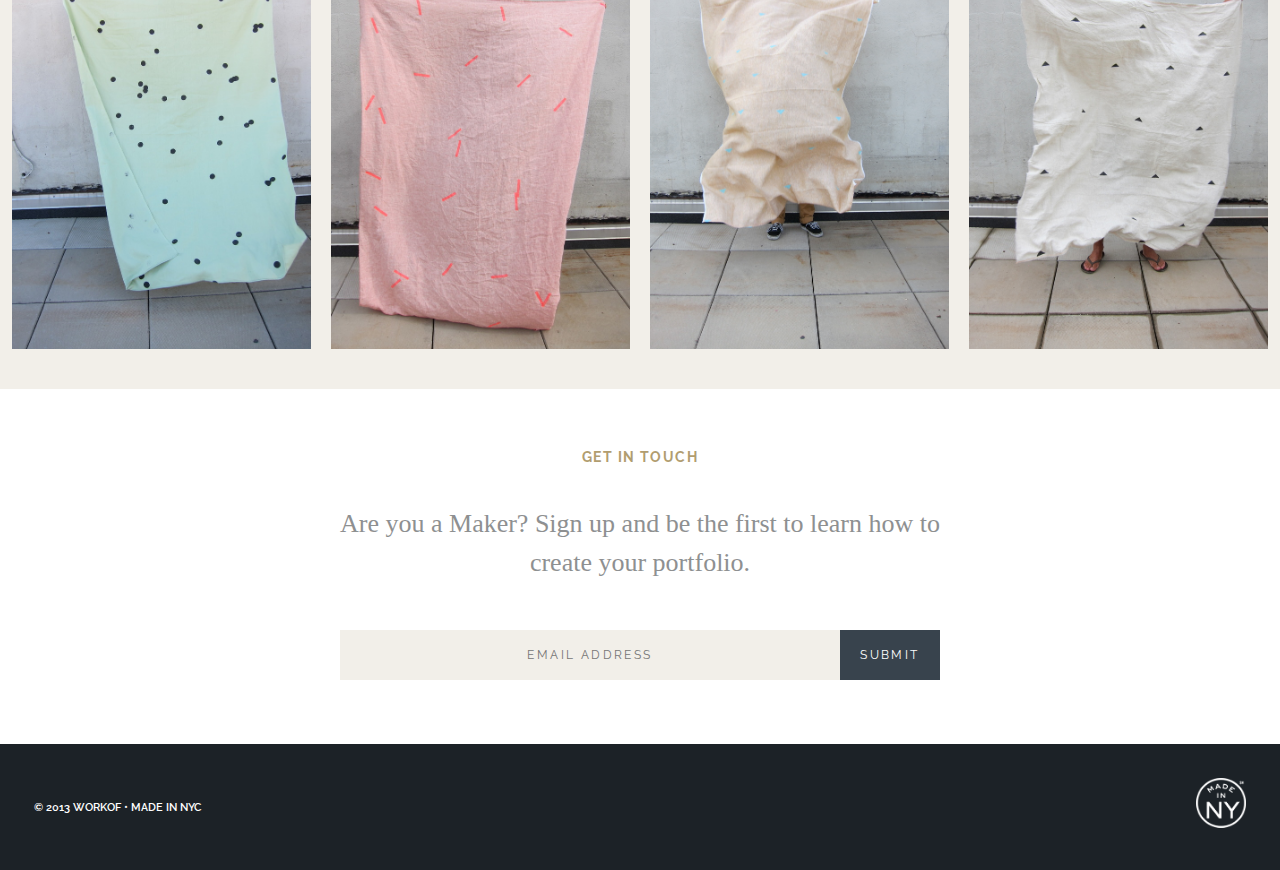
<file: profile-caroline-z.html>
<!doctype html>
<html lang="en-us">
	<head>
		<meta charset="utf-8">
		<title>WorkOf</title>
		<meta name="description" content="Local Makers for Local Business" />
		<meta name="viewport" content="width=device-width, initial-scale=1.0, maximum-scale=1.0" />
		<link href='http://fonts.googleapis.com/css?family=Raleway:400,600' rel='stylesheet' type='text/css'>
		<link rel="stylesheet" href="css/normalize.css">
		<link rel="stylesheet" href="css/main.css">

	</head>
	<body>
		<header class="header clearfix fixed-width-content">
			<a class="header-logo hide-text" href ="index.html">WorkOf</a>
			<a class="button clearfix js-scroll-to-invite" href="#">Request an Invite</a>
		</header>



		<div class ="section-title profile-caroline-z">
			<div class = "maker-info-profile-overlay"></div>	
			<div class="title-text fixed-width-content">Caroline Z Hurley			
			<span class="neighborhood">
				<img height="10" width="8" alt="" src="images/location.svg"> Williamsburg, Brooklyn
			</span>
			</div>
		</div>


		<div class="maker-crop-profile">
			<img src="images/caroline-z/profile.jpg">
		</div>
		
		<div class="overlay-bg">
			<div class="overlay-content">
				<form>
					<div class="maker-crop-contact">
						<img src="images/caroline-z/profile.jpg">
					</div>
					<p class="contact-form-title clearfix">Contact Caroline Z Hurley</p>
					<input class="contact-input" placeholder="YOUR NAME">
					<input class="contact-input" placeholder="COMPANY NAME">
					<input class="contact-input" placeholder="EMAIL">
					<div class="styled-select">
						<select>
							<option value="New Business">New Business</option>
							<option value="General Inquiry">General Inquiry</option>
							<option value="Press Inquiry">Press Inquiry</option>
						</select>
					</div>
					<textarea class="contact-input" rows="10" cols="30">MESSAGE</textarea>

					<a href ="#" class="button-form-submit close-btn">Send</a>
				</form>
			</div>
		</div>

		<section class="profile-info fixed-width-content">


			<div class="maker-tray clearfix">

					<div class="info info-first">
						<h2 class="profile-title">About</h2>
						<div class="maker-desc">
							<p style="margin-bottom: 9px;">Caroline Zucchero Hurley was born and raised in Memphis, Tennessee. To Caroline, painting is color in motion, play-time, the beauty in the mundane. In 2011 Caroline created Caroline Z Hurley, a homeware company, where home is a work of art. Every piece is hand-made in her studio in Brooklyn.</p>

							<div class="button-contact-container clearfix">
								<a class="button-contact clearfix show-popup" href="#">Contact Maker</a>
							</div>

							<div class="social-icons clearfix">
								<a href ="http://carolinezhurley.com/" target="_blank">
									<img src="images/icon-globe.svg" alt="" >
								</a>
								<a href ="http://instagram.com/carozucchero" target="_blank">
									<img src="images/icon-instagram.svg" alt="" >
								</a>
							</div>

						</div>
					</div>

					<div class ="info">
						<h2 class="profile-title">Address</h2>
						<div class="maker-desc">
							<a href="http://maps.google.com/?q=Brooklyn, NY" class="link-to-add" target="_blank">Caroline Z Hurley<br>Brooklyn, NY</a>
						</div>
					</div>

					<div class="info info-last">
						<h2 class="profile-title">Skills</h2>
						<p class="maker-desc">
							<span class="tags">Linen</span><span class="tags">Ceramics</span>
						</p>
					</div>




				</div>


		</section>

		<section class="portfolio">
			<article class="clearfix">
				<div class="portfolio-container fixed-width-content">
					<div><img src ="images/caroline-z/1.jpg" alt=""></div>
					<div><img src ="images/caroline-z/2.jpg" alt=""></div>
					<div><img src ="images/caroline-z/3.jpg" alt=""></div>
					<div><img src ="images/caroline-z/4.jpg" alt=""></div>
					<div><img src ="images/caroline-z/5.jpg" alt=""></div>
					<div><img src ="images/caroline-z/6.jpg" alt=""></div>
					<div><img src ="images/caroline-z/7.jpg" alt=""></div>
					<div><img src ="images/caroline-z/8.jpg" alt=""></div>
				</div>
			</article>
		</section>

		<section class="signup fixed-width-content">
			<div class="container">
				<h2 class="title">Get in touch</h2>
				<p class="signup-text"> Are you a Maker? Sign up and be the first to learn how to create your portfolio.</p>
			</div>


			<div class="input-tray">
				<div class="success-message">Thanks! We’ll let you know when the invites are out!</div>

			    <script type="text/javascript">
			      var TT = TT || {};

			      TT.submitted=false;
			      TT.errorClass = 'input-error';

			      TT.submitForm = function () {
			        var value = $('.email-input').val();
			        var isValid = value.match(/.+\@.+\..+/);

			        if (isValid) {
			          TT.submitted = true;
			        } else {
			          TT.onFormError();
			          return false;
			        }
			      };

			      TT.onFormError = function () {
			        //var $form = $('.email-form');

			        $('body').addClass(TT.errorClass);
			      };

			      TT.onFormSubmit = function () {
			        $('body').removeClass(TT.errorClass).addClass('form-submitted');
			      };
		    </script>
		    <iframe name="hidden_iframe" id="hidden_iframe" style="display:none;" onload="if(TT.submitted) { TT.onFormSubmit();}"></iframe>
     

				<form action="https://docs.google.com/a/varsity.is/forms/d/1Qx0sTpUJbEyZbWno3sx1d6jdRe7cEN7RFkHfOqtmPFc/formResponse" method="POST" id="ss-form" target="hidden_iframe" onsubmit="TT.submitForm();"><ol style="padding-left: 0">

				<input type="email" name="entry.1489924744" value="" id="email-input-field" class="email-input" id="entry_1489924744" dir="auto" title="" placeholder="EMAIL ADDRESS">
				<input type="submit" class="submit" name="submit" value="Submit" id="ss-submit">
				</form>


			</div>
		</section>
			
		<footer class="footer">
			<div class ="fixed-width-content">
				<img src ="images/miny_logo_sm2.png" alt="" class="miny">
				<p class="footer-text">© 2013 WorkOf • Made in NYC</p>
			</div>
		</footer>
		<script src="js/jquery.js"></script>
		<script src="js/script.js"></script>
	</body>
</file>
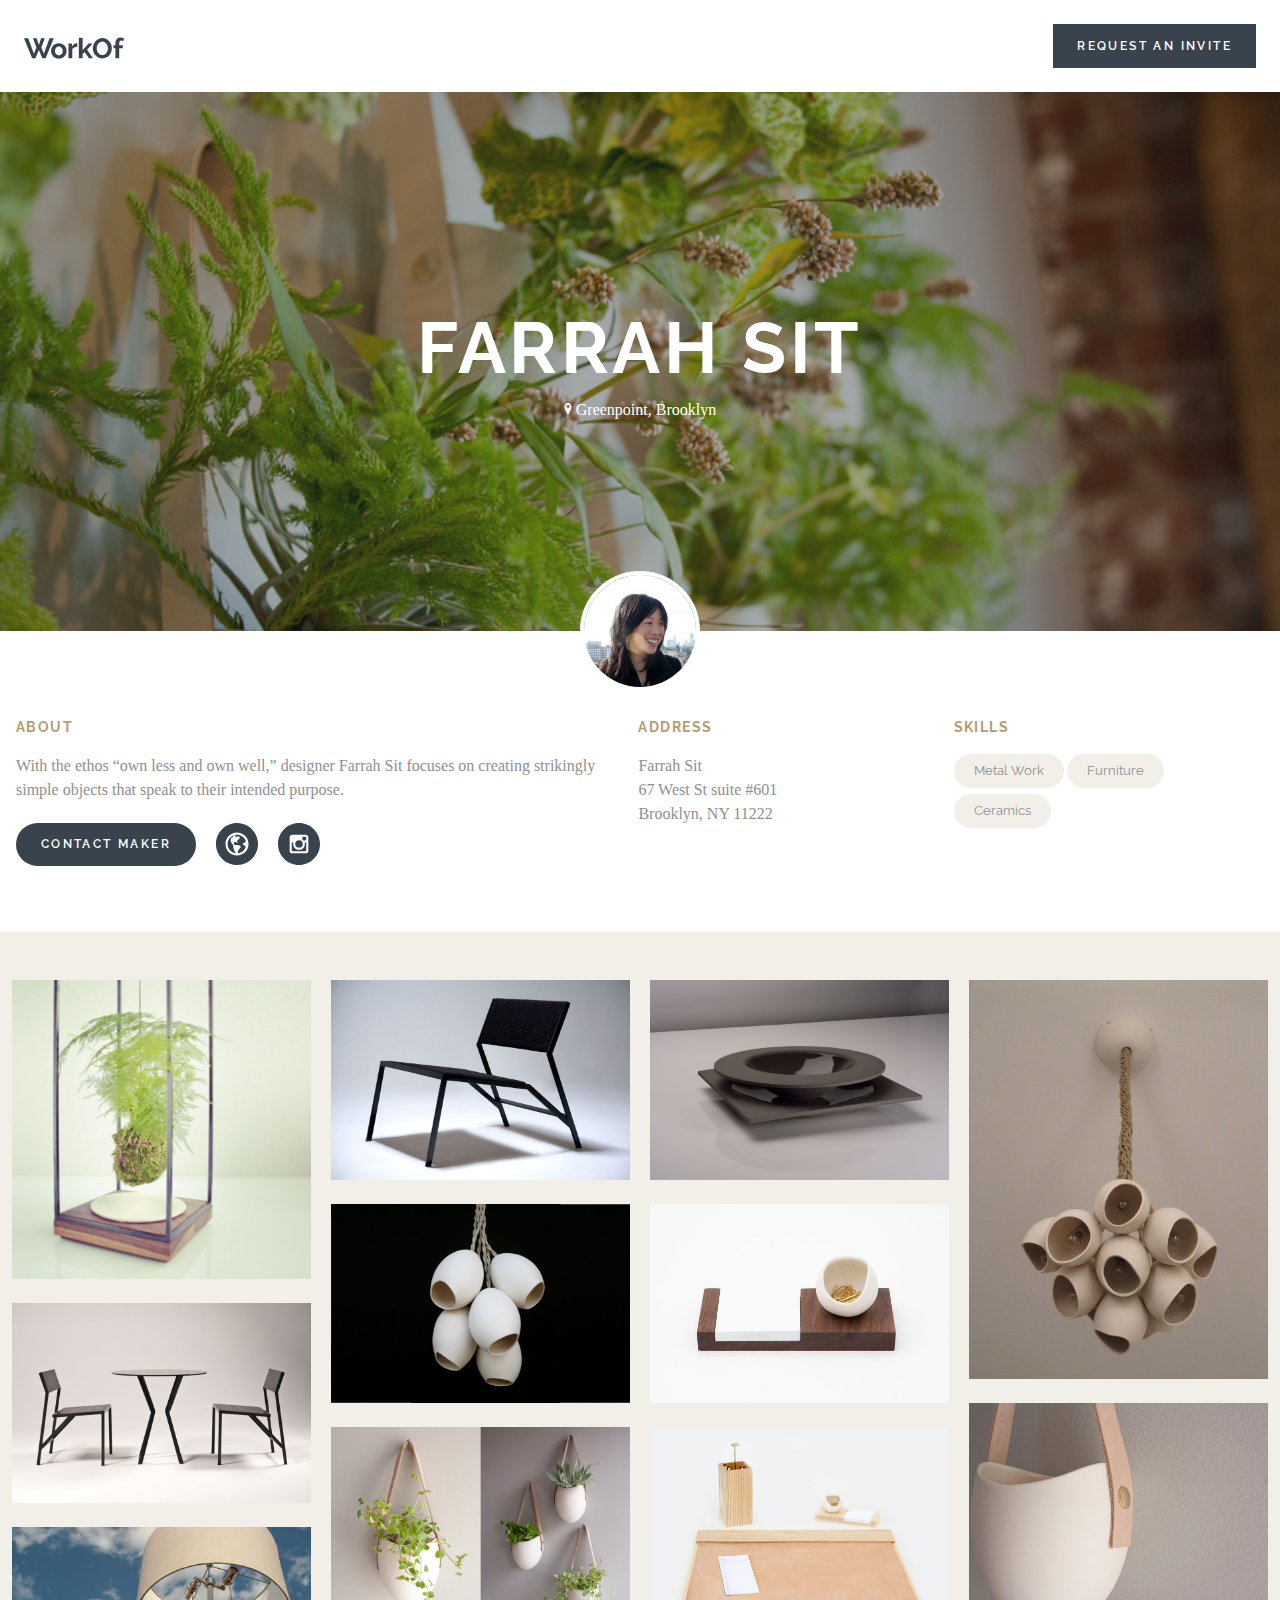
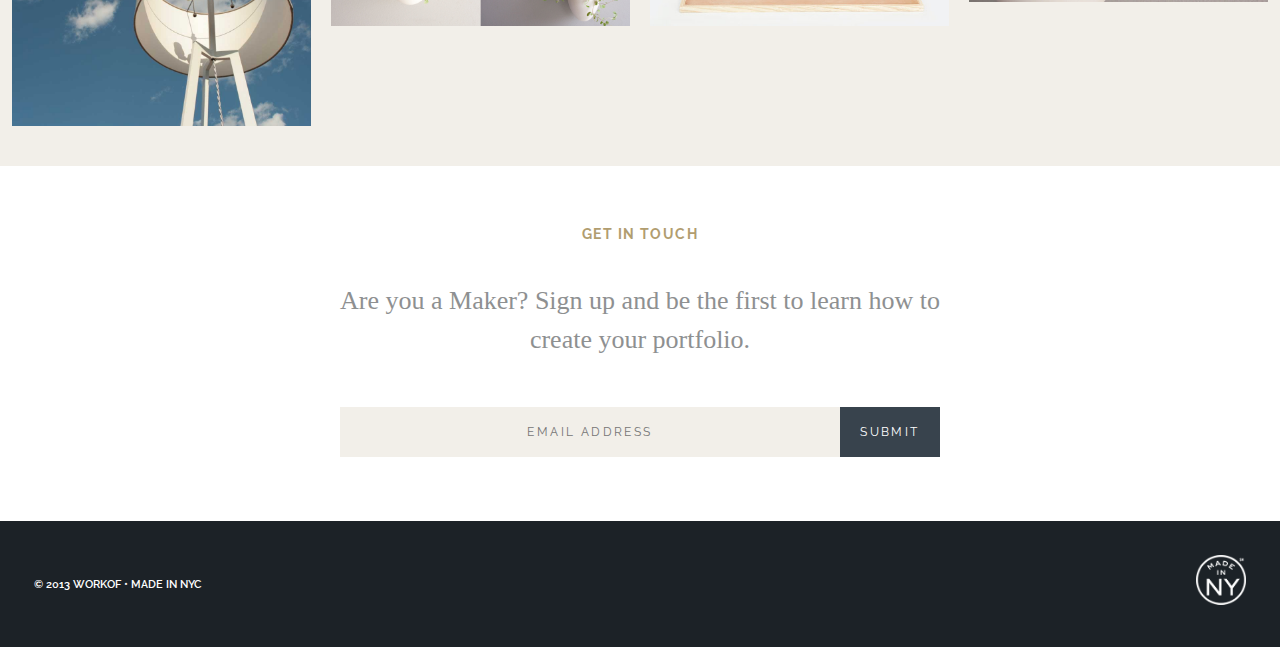
<file: profile-farrah.html>
<!doctype html>
<html lang="en-us">
	<head>
		<meta charset="utf-8">
		<title>WorkOf</title>
		<meta name="description" content="Local Makers for Local Business" />
		<meta name="viewport" content="width=device-width, initial-scale=1.0, maximum-scale=1.0" />
		<link href='http://fonts.googleapis.com/css?family=Raleway:400,600' rel='stylesheet' type='text/css'>
		<link rel="stylesheet" href="css/normalize.css">
		<link rel="stylesheet" href="css/main.css">

	</head>
	<body>
		<header class="header clearfix fixed-width-content">
			<a class="header-logo hide-text" href ="index.html">WorkOf</a>
			<a class="button clearfix js-scroll-to-invite" href="#">Request an Invite</a>
		</header>



		<div class ="section-title profile-farrah-sit">
			<div class = "maker-info-profile-overlay"></div>	
			<div class="title-text fixed-width-content">Farrah Sit			
			<span class="neighborhood">
				<img height="10" width="8" alt="" src="images/location.svg"> Greenpoint, Brooklyn
			</span>
			</div>
		</div>


		<div class="maker-crop-profile">
			<img src="images/farrah-sit/profile.jpg">
		</div>
		
		<div class="overlay-bg">
			<div class="overlay-content">
				<form>
					<div class="maker-crop-contact">
						<img src="images/farrah-sit/profile.jpg">
					</div>
					<p class="contact-form-title clearfix">Contact Farrah Sit</p>
					<input class="contact-input" placeholder="YOUR NAME">
					<input class="contact-input" placeholder="COMPANY NAME">
					<input class="contact-input" placeholder="EMAIL">
					<div class="styled-select">
						<select>
							<option value="New Business">New Business</option>
							<option value="General Inquiry">General Inquiry</option>
							<option value="Press Inquiry">Press Inquiry</option>
						</select>
					</div>
					<textarea class="contact-input" rows="10" cols="30">MESSAGE</textarea>

					<a href ="#" class="button-form-submit close-btn">Send</a>
				</form>
			</div>
		</div>

		<section class="profile-info fixed-width-content">


			<div class="maker-tray clearfix">

					<div class="info info-first">
						<h2 class="profile-title">About</h2>
						<div class="maker-desc">
							<p style="margin-bottom: 9px;">With the ethos “own less and own well,” designer Farrah Sit focuses on creating strikingly simple objects that speak to their intended purpose.</p>

							<div class="button-contact-container clearfix">
								<a class="button-contact clearfix show-popup" href="#">Contact Maker</a>
							</div>

							<div class="social-icons clearfix">
								<a href ="http://farrahsit.com/" target="_blank">
									<img src="images/icon-globe.svg" alt="" >
								</a>
								<a href ="http://instagram.com/farrahsit" target="_blank">
									<img src="images/icon-instagram.svg" alt="" >
								</a>
							</div>

						</div>
					</div>

					<div class ="info">
						<h2 class="profile-title">Address</h2>
						<div class="maker-desc">
							<a href="http://maps.google.com/?q=67 West St Brooklyn, NY 11222" class="link-to-add" target="_blank">Farrah Sit <br>67 West St suite #601 <br>Brooklyn, NY 11222</a>
						</div>
					</div>

					<div class="info info-last">
						<h2 class="profile-title">Skills</h2>
						<p class="maker-desc">
							<span class="tags">Metal Work</span><span class="tags">Furniture</span><span class="tags">Ceramics</span>
						</p>
					</div>




				</div>


		</section>

		<section class="portfolio">
			<article class="clearfix">
				<div class="portfolio-container fixed-width-content">
						<div><img src ="images/farrah-sit/1.jpg" alt=""></div>
						<div><img src ="images/farrah-sit/2.jpg" alt=""></div>
						<div><img src ="images/farrah-sit/3.jpg" alt=""></div>
						<div><img src ="images/farrah-sit/4.jpg" alt=""></div>
						<div><img src ="images/farrah-sit/5.jpg" alt=""></div>
						<div><img src ="images/farrah-sit/6.jpg" alt=""></div>
						<div><img src ="images/farrah-sit/7.jpg" alt=""></div>
						<div><img src ="images/farrah-sit/8.jpg" alt=""></div>
						<div><img src ="images/farrah-sit/11.jpg" alt=""></div>
						<div><img src ="images/farrah-sit/9.jpg" alt=""></div>
						<div><img src ="images/farrah-sit/10.jpg" alt=""></div>

				</div>
			</article>
		</section>

		<section class="signup fixed-width-content">
			<div class="container">
				<h2 class="title">Get in touch</h2>
				<p class="signup-text"> Are you a Maker? Sign up and be the first to learn how to create your portfolio.</p>
			</div>


			<div class="input-tray">
				<div class="success-message">Thanks! We’ll let you know when the invites are out!</div>

			    <script type="text/javascript">
			      var TT = TT || {};

			      TT.submitted=false;
			      TT.errorClass = 'input-error';

			      TT.submitForm = function () {
			        var value = $('.email-input').val();
			        var isValid = value.match(/.+\@.+\..+/);

			        if (isValid) {
			          TT.submitted = true;
			        } else {
			          TT.onFormError();
			          return false;
			        }
			      };

			      TT.onFormError = function () {
			        //var $form = $('.email-form');

			        $('body').addClass(TT.errorClass);
			      };

			      TT.onFormSubmit = function () {
			        $('body').removeClass(TT.errorClass).addClass('form-submitted');
			      };
		    </script>
		    <iframe name="hidden_iframe" id="hidden_iframe" style="display:none;" onload="if(TT.submitted) { TT.onFormSubmit();}"></iframe>
     

				<form action="https://docs.google.com/a/varsity.is/forms/d/1Qx0sTpUJbEyZbWno3sx1d6jdRe7cEN7RFkHfOqtmPFc/formResponse" method="POST" id="ss-form" target="hidden_iframe" onsubmit="TT.submitForm();"><ol style="padding-left: 0">

				<input type="email" name="entry.1489924744" value="" id="email-input-field" class="email-input" id="entry_1489924744" dir="auto" title="" placeholder="EMAIL ADDRESS">
				<input type="submit" class="submit" name="submit" value="Submit" id="ss-submit">
				</form>


			</div>
		</section>
			
		<footer class="footer">
			<div class ="fixed-width-content">
				<img src ="images/miny_logo_sm2.png" alt="" class="miny">
				<p class="footer-text">© 2013 WorkOf • Made in NYC</p>
			</div>
		</footer>
		<script src="js/jquery.js"></script>
		<script src="js/script.js"></script>
	</body>
</file>
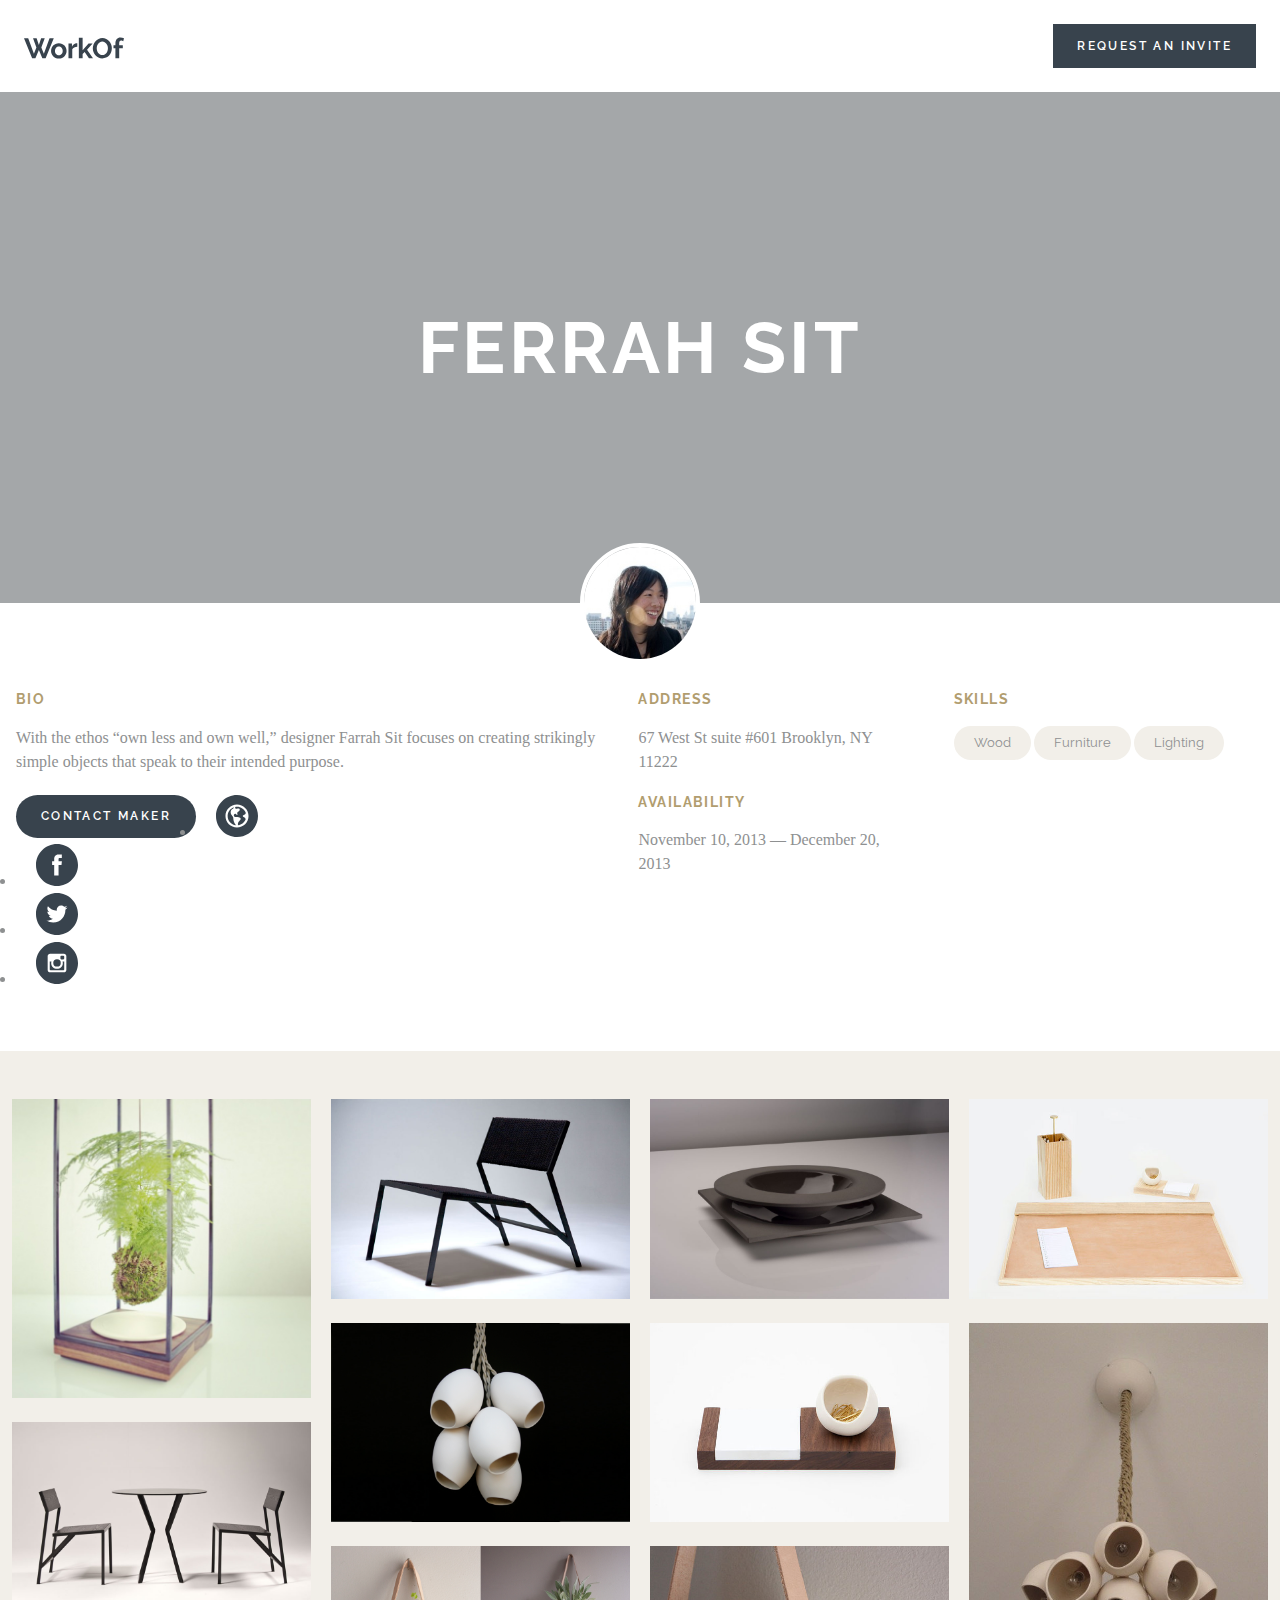
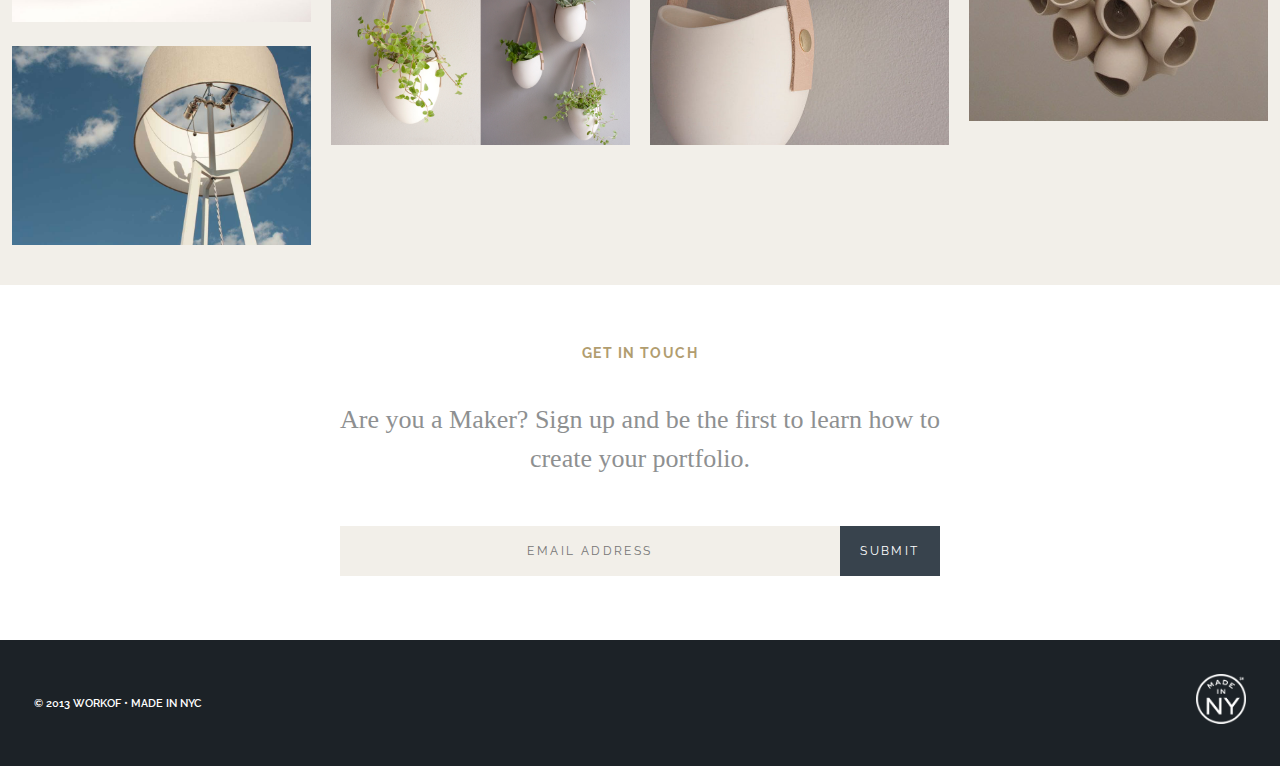
<file: profile-ferrah.html>
<!doctype html>
<html lang="en-us">
	<head>
		<meta charset="utf-8">
		<title>WorkOf</title>
		<meta name="description" content="Local Makers for Local Business" />
		<meta name="viewport" content="width=device-width, initial-scale=1.0, maximum-scale=1.0" />
		<link href='http://fonts.googleapis.com/css?family=Raleway:400,600' rel='stylesheet' type='text/css'>
		<link rel="stylesheet" href="css/normalize.css">
		<link rel="stylesheet" href="css/main.css">
		<script src="js/jquery.js"></script>
		<script src="js/script.js"></script>
	</head>
	<body>
		<header class="header clearfix fixed-width-content">
			<a class="header-logo hide-text" href ="index.html">WorkOf</a>
			<a class="button clearfix js-scroll-to-invite" href="#">Request an Invite</a>
		</header>



		<div class ="section-title profile-ferrah">
			<div class = "maker-info-profile-overlay"></div>	
			<p class="title-text fixed-width-content">Ferrah Sit</p>
		</div>

		<div class="maker-crop-profile">
			<img src="images/2.jpg">
		</div>
		
		<div class="overlay-bg">
			<div class="overlay-content">
				<form>
					<input class="contact-input" placeholder="NAME">
					<input class="contact-input" placeholder="EMAIL">
					<input class="contact-input" placeholder="TYPE OF WORK">
					<textarea class="contact-input" rows="10" cols="30">MESSAGE</textarea>

					<a href ="#" class="button-form-submit close-btn">Submit</a>
				</form>
			</div>
		</div>

		<section class="profile-info fixed-width-content">


			<div class="maker-tray clearfix">

					<div class="info info-first">
						<h2 class="profile-title">Bio</h2>
						<div class="maker-desc">
							<p style="margin-bottom: 9px;">With the ethos “own less and own well,” designer Farrah Sit focuses on creating strikingly simple objects that speak to their intended purpose.</p>

							<a class="button-contact clearfix show-popup" href="#">Contact Maker</a>


							<div class="social-icons clearfix">
								<ul>
									<li><a href ="#"><img alt="" src="images/icon-globe.svg"></a></li>
									<li><a href ="#"><img alt="" src="images/icon-facebook.svg"></a></li>
									<li><a href ="#"><img alt="" src="images/icon-twitter.svg"></a></li>
									<li><a href ="#"><img alt="" src="images/icon-instagram.svg"></a></li>
								</ul>
							</div>

						</div>
					</div>

					<div class ="info">
						<h2 class="profile-title">Address</h2>
						<div class="maker-desc">
							<a href="http://maps.google.com/?q=67 West St Brooklyn, NY 11222" class="link-to-add" target="_blank">67 West St suite #601 Brooklyn, NY 11222</a>
						</div>
						<h2 class="profile-title">Availability</h2>
						<div class="maker-desc">
							November 10, 2013 &mdash; December 20, 2013
						</div>
					</div>

					<div class="info info-last">
						<h2 class="profile-title  profile-title-first">Skills</h2>
						<p class="maker-desc">
							<span class="tags">Wood</span><span class="tags">Furniture</span><span class="tags">Lighting</span>
						</p>
					</div>




				</div>


		</section>

		<section class="portfolio">
			<article class="clearfix">
				<div class="portfolio-container fixed-width-content">
						<div><img src ="images/ferrah-port1.jpg" alt=""></div>
						<div><img src ="images/ferrah-port2.jpg" alt=""></div>
						<div><img src ="images/ferrah-port3.jpg" alt=""></div>
						<div><img src ="images/ferrah-port4.jpg" alt=""></div>
						<div><img src ="images/ferrah-port5.jpg" alt=""></div>
						<div><img src ="images/ferrah-port6.jpg" alt=""></div>
						<div><img src ="images/ferrah-port7.jpg" alt=""></div>
						<div><img src ="images/ferrah-port8.jpg" alt=""></div>
						<div><img src ="images/ferrah-port11.jpg" alt=""></div>
						<div><img src ="images/ferrah-port12.jpg" alt=""></div>
						<div><img src ="images/ferrah-port10.jpg" alt=""></div>

				</div>
			</article>
		</section>

		<section class="signup fixed-width-content">
			<div class="container">
				<h2 class="title">Get in touch</h2>
				<p class="signup-text"> Are you a Maker? Sign up and be the first to learn how to create your portfolio.</p>
			</div>


			<div class="input-tray">
				<div class="success-message">Thanks! We’ll let you know when the invites are out!</div>

			    <script type="text/javascript">
			      var TT = TT || {};

			      TT.submitted=false;
			      TT.errorClass = 'input-error';

			      TT.submitForm = function () {
			        var value = $('.email-input').val();
			        var isValid = value.match(/.+\@.+\..+/);

			        if (isValid) {
			          TT.submitted = true;
			        } else {
			          TT.onFormError();
			          return false;
			        }
			      };

			      TT.onFormError = function () {
			        //var $form = $('.email-form');

			        $('body').addClass(TT.errorClass);
			      };

			      TT.onFormSubmit = function () {
			        $('body').removeClass(TT.errorClass).addClass('form-submitted');
			      };
		    </script>
		    <iframe name="hidden_iframe" id="hidden_iframe" style="display:none;" onload="if(TT.submitted) { TT.onFormSubmit();}"></iframe>
     

				<form action="https://docs.google.com/a/varsity.is/forms/d/1Qx0sTpUJbEyZbWno3sx1d6jdRe7cEN7RFkHfOqtmPFc/formResponse" method="POST" id="ss-form" target="hidden_iframe" onsubmit="TT.submitForm();"><ol style="padding-left: 0">

				<input type="email" name="entry.1489924744" value="" id="email-input-field" class="email-input" id="entry_1489924744" dir="auto" title="" placeholder="EMAIL ADDRESS">
				<input type="submit" class="submit" name="submit" value="Submit" id="ss-submit">
				</form>


			</div>
		</section>
			
		<footer class="footer">
			<div class ="fixed-width-content">
				<img src ="images/miny_logo_sm2.png" alt="" class="miny">
				<p class="footer-text">© 2013 WorkOf • Made in NYC</p>
			</div>
		</footer>

	</body>
</file>
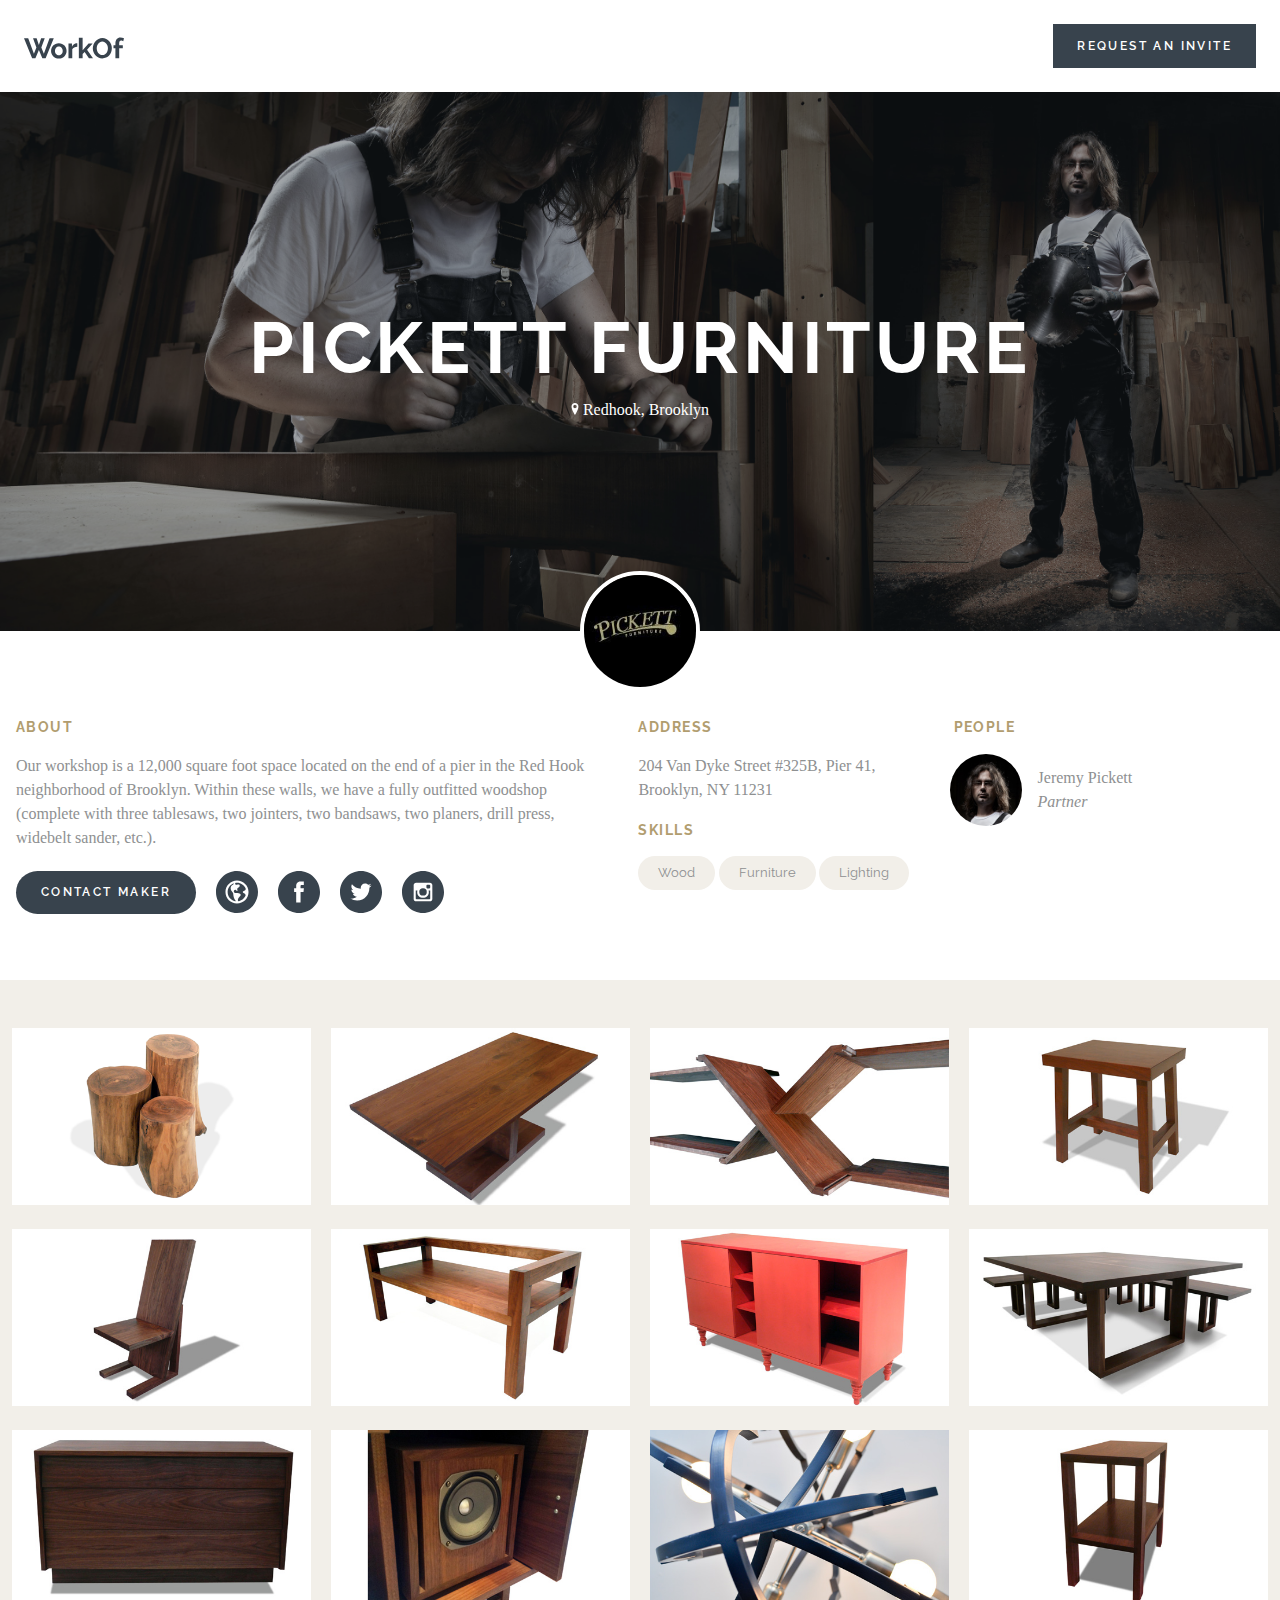
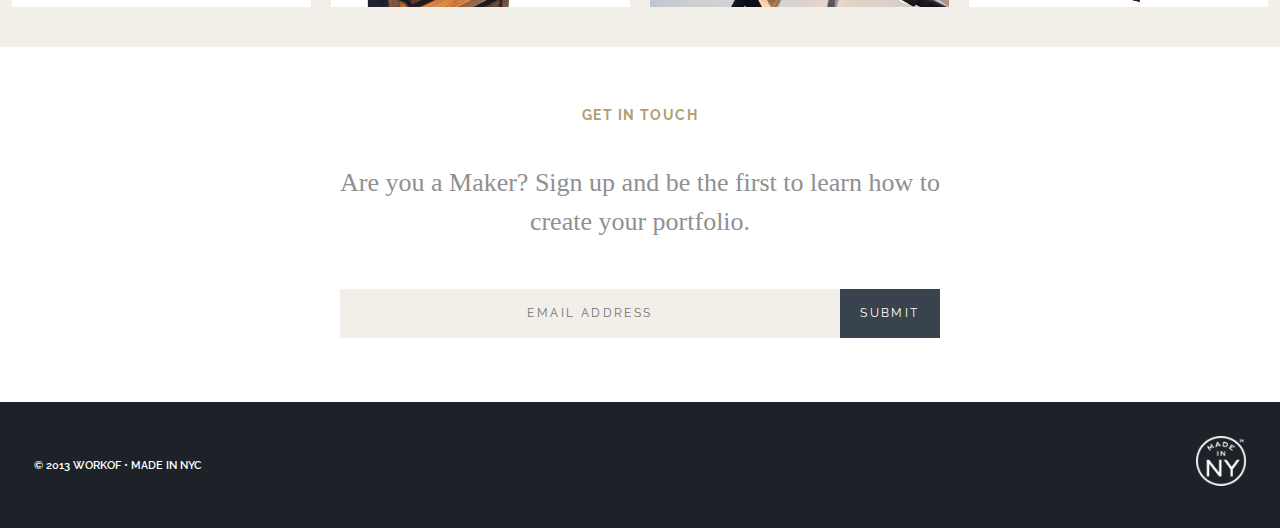
<file: profile-pickett.html>
<!doctype html>
<html lang="en-us">
	<head>
		<meta charset="utf-8">
		<title>WorkOf</title>
		<meta name="description" content="Local Makers for Local Business" />
		<meta name="viewport" content="width=device-width, initial-scale=1.0, maximum-scale=1.0" />
		<link href='http://fonts.googleapis.com/css?family=Raleway:400,600' rel='stylesheet' type='text/css'>
		<link rel="stylesheet" href="css/normalize.css">
		<link rel="stylesheet" href="css/main.css">
		<script src="js/jquery.js"></script>
		<script src="js/script.js"></script>
	</head>
	<body>
		<header class="header clearfix fixed-width-content">
			<a class="header-logo hide-text" href ="index.html">WorkOf</a>
			<a class="button clearfix js-scroll-to-invite" href="#">Request an Invite</a>
		</header>



		<div class ="section-title profile-pickett">
			<div class = "maker-info-profile-overlay"></div>	
			<div class="title-text fixed-width-content">Pickett Furniture		
			<span class="neighborhood">
				<img height="10" width="8" alt="" src="images/location.svg"> Redhook, Brooklyn
			</span>
			</div>
		</div>

		<div class="maker-crop-profile">
			<img src="images/pickett/profile.jpg">
		</div>
		
	<div class="overlay-bg">
				<div class="overlay-content">
					<form>
						<div class="maker-crop-contact">
							<img src="images/pickett/profile.jpg">
						</div>
						<p class="contact-form-title clearfix">Contact Pickett Furniture</p>
						<input class="contact-input" placeholder="YOUR NAME">
						<input class="contact-input" placeholder="COMPANY NAME">
						<input class="contact-input" placeholder="EMAIL">
						<div class="styled-select">
							<select>
								<option value="New Business">New Business</option>
								<option value="General Inquiry">General Inquiry</option>
								<option value="Press Inquiry">Press Inquiry</option>
							</select>
						</div>
						<textarea class="contact-input" rows="10" cols="30">MESSAGE</textarea>

						<a href ="#" class="button-form-submit close-btn">Send</a>
					</form>
				</div>
			</div>

		<section class="profile-info fixed-width-content">


			<div class="maker-tray clearfix">

					<div class="info info-first">
						<h2 class="profile-title">About</h2>
						<div class="maker-desc">
							<p style="margin-bottom: 9px;">Our workshop is a 12,000 square foot space located on the end of a pier in the Red Hook neighborhood of Brooklyn. Within these walls, we have a fully outfitted woodshop (complete with three tablesaws, two jointers, two bandsaws, two planers, drill press, widebelt sander, etc.). </p>

							<div class="button-contact-container clearfix">
								<a class="button-contact clearfix show-popup" href="#">Contact Maker</a>
							</div>

							<div class="social-icons clearfix">
								<a href ="http://www.pickettfurniture.com/" target="_blank">
									<img src="images/icon-globe.svg" alt="" >
								</a>
								<a href ="https://www.facebook.com/pickettfurniture/" target="_blank">
									<img src="images/icon-facebook.svg" alt="" >
								</a>
								<a href ="https://twitter.com/pickettfurnitur" target="_blank">
									<img src="images/icon-twitter.svg" alt="" >
								</a>
								<a href ="http://instagram.com/pickettfurniture/" target="_blank">
									<img src="images/icon-instagram.svg" alt="" >
								</a>
							</div>

						</div>
					</div>

					<div class ="info">
						<h2 class="profile-title">Address</h2>
						<div class="maker-desc">
							<a href="http://maps.google.com/?q=204 Van Dyke Street #325B , Pier 41, Brooklyn, NY 11231" class="link-to-add" target="_blank">204 Van Dyke Street #325B, Pier 41, Brooklyn, NY 11231</a>
						</div>

						<h2 class="profile-title">Skills</h2>
						<p class="maker-desc">
							<span class="tags">Wood</span><span class="tags">Furniture</span><span class="tags">Lighting</span>
						</p>
					</div>

					<div class="info info-last">
						<h2 class="profile-title">People</h2>
						<div class="profile-person clearfix">
							<img class ="profile-person-crop"src="images/pickett/person1.jpg"> 
							<div class = "profile-person-desc">
								Jeremy Pickett<br>
								<em>Partner</em>
							</div>
						</div>
					</div>	
				</div>


		</section>

		<section class="portfolio">
			<article class="clearfix">
				<div class="portfolio-container fixed-width-content">
						<div><img src ="images/pickett/1.jpg" alt=""></div>
						<div><img src ="images/pickett/2.jpg" alt=""></div>
						<div><img src ="images/pickett/3.jpg" alt=""></div>
						<div><img src ="images/pickett/4.jpg" alt=""></div>
						<div><img src ="images/pickett/5.jpg" alt=""></div>
						<div><img src ="images/pickett/6.jpg" alt=""></div>
						<div><img src ="images/pickett/7.jpg" alt=""></div>
						<div><img src ="images/pickett/8.jpg" alt=""></div>
						<div><img src ="images/pickett/9.jpg" alt=""></div>
						<div><img src ="images/pickett/10.jpg" alt=""></div>
						<div><img src ="images/pickett/11.jpg" alt=""></div>
						<div><img src ="images/pickett/12.jpg" alt=""></div>
				</div>
			</article>
		</section>

		<section class="signup fixed-width-content">
			<div class="container">
				<h2 class="title">Get in touch</h2>
				<p class="signup-text"> Are you a Maker? Sign up and be the first to learn how to create your portfolio.</p>
			</div>


			<div class="input-tray">
				<div class="success-message">Thanks! We’ll let you know when the invites are out!</div>

			    <script type="text/javascript">
			      var TT = TT || {};

			      TT.submitted=false;
			      TT.errorClass = 'input-error';

			      TT.submitForm = function () {
			        var value = $('.email-input').val();
			        var isValid = value.match(/.+\@.+\..+/);

			        if (isValid) {
			          TT.submitted = true;
			        } else {
			          TT.onFormError();
			          return false;
			        }
			      };

			      TT.onFormError = function () {
			        //var $form = $('.email-form');

			        $('body').addClass(TT.errorClass);
			      };

			      TT.onFormSubmit = function () {
			        $('body').removeClass(TT.errorClass).addClass('form-submitted');
			      };
		    </script>
		    <iframe name="hidden_iframe" id="hidden_iframe" style="display:none;" onload="if(TT.submitted) { TT.onFormSubmit();}"></iframe>
     

				<form action="https://docs.google.com/a/varsity.is/forms/d/1Qx0sTpUJbEyZbWno3sx1d6jdRe7cEN7RFkHfOqtmPFc/formResponse" method="POST" id="ss-form" target="hidden_iframe" onsubmit="TT.submitForm();"><ol style="padding-left: 0">

				<input type="email" name="entry.1489924744" value="" id="email-input-field" class="email-input" id="entry_1489924744" dir="auto" title="" placeholder="EMAIL ADDRESS">
				<input type="submit" class="submit" name="submit" value="Submit" id="ss-submit">
				</form>


			</div>
		</section>
			
		<footer class="footer">
			<div class ="fixed-width-content">
				<img src ="images/miny_logo_sm2.png" alt="" class="miny">
				<p class="footer-text">© 2013 WorkOf • Made in NYC</p>
			</div>
		</footer>

	</body>
</file>
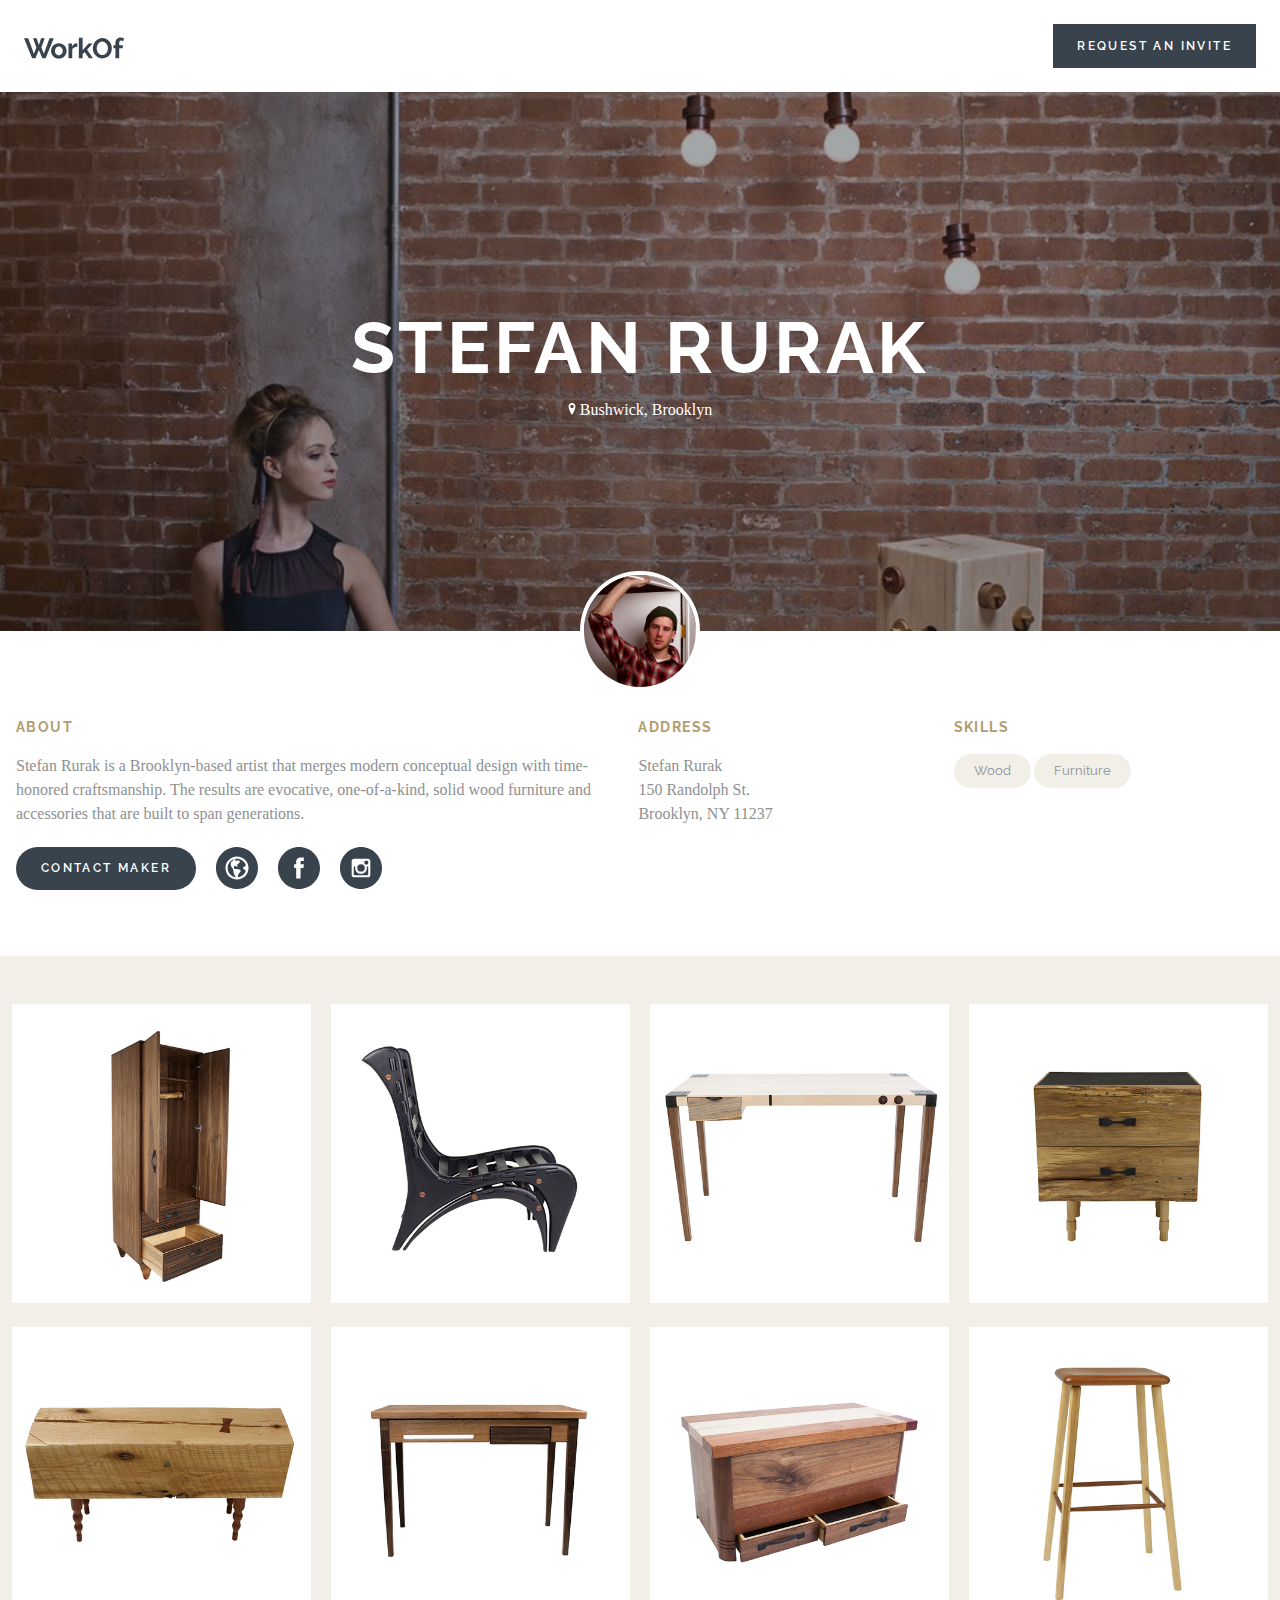
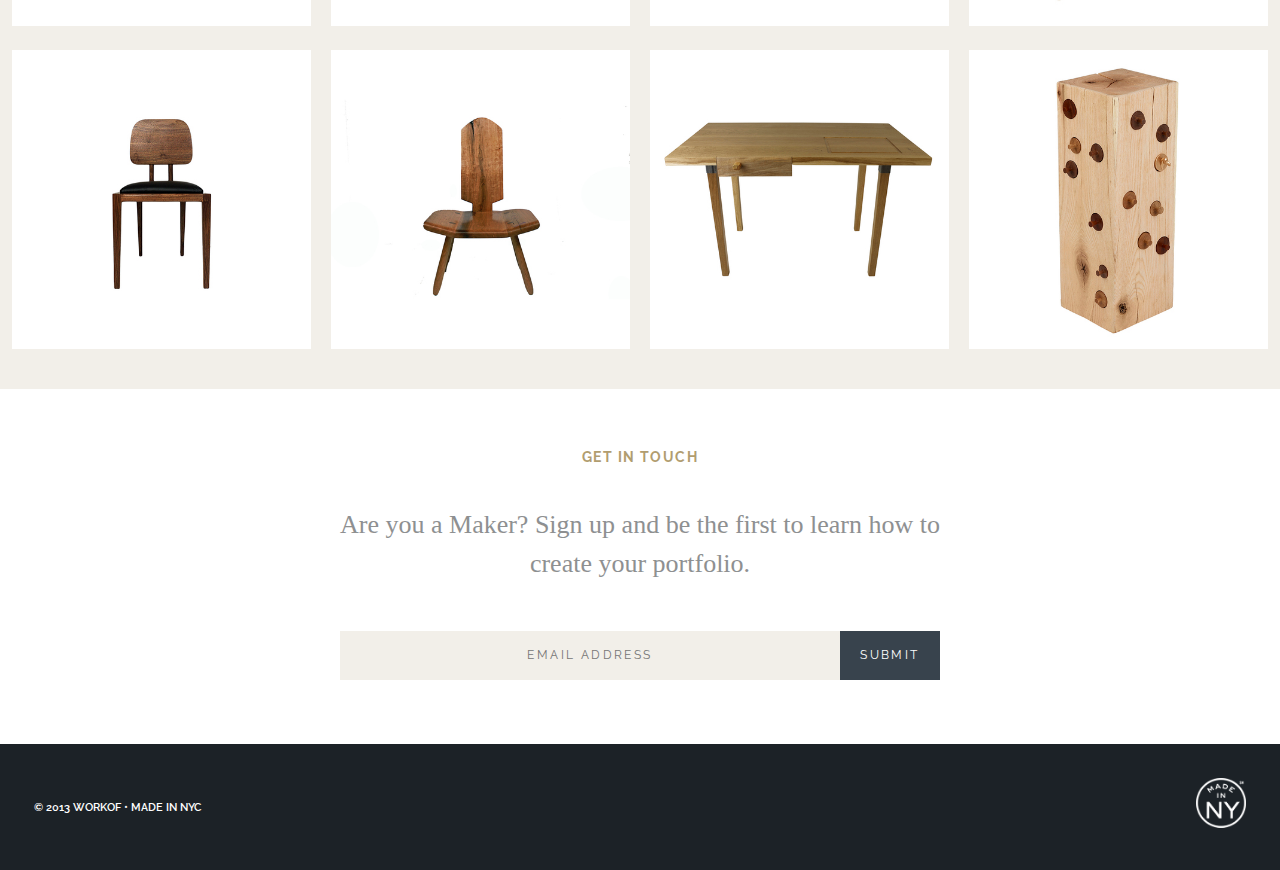
<file: profile-stefan-rurak.html>
<!doctype html>
<html lang="en-us">
	<head>
		<meta charset="utf-8">
		<title>WorkOf</title>
		<meta name="description" content="Local Makers for Local Business" />
		<meta name="viewport" content="width=device-width, initial-scale=1.0, maximum-scale=1.0" />
		<link href='http://fonts.googleapis.com/css?family=Raleway:400,600' rel='stylesheet' type='text/css'>
		<link rel="stylesheet" href="css/normalize.css">
		<link rel="stylesheet" href="css/main.css">

	</head>
	<body>
		<header class="header clearfix fixed-width-content">
			<a class="header-logo hide-text" href ="index.html">WorkOf</a>
			<a class="button clearfix js-scroll-to-invite" href="#">Request an Invite</a>
		</header>



		<div class ="section-title profile-stefan-rurak">
			<div class = "maker-info-profile-overlay"></div>	
			<div class="title-text fixed-width-content">Stefan Rurak			
			<span class="neighborhood">
				<img height="10" width="8" alt="" src="images/location.svg"> Bushwick, Brooklyn
			</span>
			</div>
		</div>


		<div class="maker-crop-profile">
			<img src="images/stefan-rurak/profile.jpg">
		</div>
		
		<div class="overlay-bg">
			<div class="overlay-content">
				<form>
					<div class="maker-crop-contact">
						<img src="images/stefan-rurak/profile.jpg">
					</div>
					<p class="contact-form-title clearfix">Contact Stefan Rurak</p>
					<input class="contact-input" placeholder="YOUR NAME">
					<input class="contact-input" placeholder="COMPANY NAME">
					<input class="contact-input" placeholder="EMAIL">
					<div class="styled-select">
						<select>
							<option value="New Business">New Business</option>
							<option value="General Inquiry">General Inquiry</option>
							<option value="Press Inquiry">Press Inquiry</option>
						</select>
					</div>
					<textarea class="contact-input" rows="10" cols="30">MESSAGE</textarea>

					<a href ="#" class="button-form-submit close-btn">Send</a>
				</form>
			</div>
		</div>

		<section class="profile-info fixed-width-content">


			<div class="maker-tray clearfix">

					<div class="info info-first">
						<h2 class="profile-title">About</h2>
						<div class="maker-desc">
							<p style="margin-bottom: 9px;">Stefan Rurak is a Brooklyn-based artist that merges modern conceptual design with time-honored craftsmanship. The results are evocative, one-of-a-kind, solid wood furniture and accessories that are built to span generations. </p>

							<div class="button-contact-container clearfix">
								<a class="button-contact clearfix show-popup" href="#">Contact Maker</a>
							</div>

							<div class="social-icons clearfix">
								<a href ="http://stefanrurak.com/" target="_blank">
									<img src="images/icon-globe.svg" alt="" >
								</a>
								<a href ="https://www.facebook.com/pages/SR-by-Stefan-Rurak/" target="_blank">
									<img src="images/icon-facebook.svg" alt="" >
								</a>
								<a href ="http://instagram.com/stefanrurak" target="_blank">
									<img src="images/icon-instagram.svg" alt="" >
								</a>
							</div>

						</div>
					</div>

					<div class ="info">
						<h2 class="profile-title">Address</h2>
						<div class="maker-desc">
							<a href="http://maps.google.com/?q=150 Randolph St. Brooklyn, NY 11237" class="link-to-add" target="_blank">Stefan Rurak<br>150 Randolph St. <br>Brooklyn, NY 11237</a>
						</div>
					</div>

					<div class="info info-last">
						<h2 class="profile-title">Skills</h2>
						<p class="maker-desc">
							<span class="tags">Wood</span><span class="tags">Furniture</span>
						</p>
					</div>




				</div>


		</section>

		<section class="portfolio">
			<article class="clearfix">
				<div class="portfolio-container fixed-width-content">
						<div><img src ="images/stefan-rurak/1.jpg" alt=""></div>
						<div><img src ="images/stefan-rurak/2.jpg" alt=""></div>
						<div><img src ="images/stefan-rurak/3.jpg" alt=""></div>
						<div><img src ="images/stefan-rurak/4.jpg" alt=""></div>
						<div><img src ="images/stefan-rurak/5.jpg" alt=""></div>
						<div><img src ="images/stefan-rurak/6.jpg" alt=""></div>
						<div><img src ="images/stefan-rurak/7.jpg" alt=""></div>
						<div><img src ="images/stefan-rurak/8.jpg" alt=""></div>
						<div><img src ="images/stefan-rurak/9.jpg" alt=""></div>
						<div><img src ="images/stefan-rurak/10.jpg" alt=""></div>
						<div><img src ="images/stefan-rurak/11.jpg" alt=""></div>
						<div><img src ="images/stefan-rurak/12.jpg" alt=""></div>
				</div>
			</article>
		</section>

		<section class="signup fixed-width-content">
			<div class="container">
				<h2 class="title">Get in touch</h2>
				<p class="signup-text"> Are you a Maker? Sign up and be the first to learn how to create your portfolio.</p>
			</div>


			<div class="input-tray">
				<div class="success-message">Thanks! We’ll let you know when the invites are out!</div>

			    <script type="text/javascript">
			      var TT = TT || {};

			      TT.submitted=false;
			      TT.errorClass = 'input-error';

			      TT.submitForm = function () {
			        var value = $('.email-input').val();
			        var isValid = value.match(/.+\@.+\..+/);

			        if (isValid) {
			          TT.submitted = true;
			        } else {
			          TT.onFormError();
			          return false;
			        }
			      };

			      TT.onFormError = function () {
			        //var $form = $('.email-form');

			        $('body').addClass(TT.errorClass);
			      };

			      TT.onFormSubmit = function () {
			        $('body').removeClass(TT.errorClass).addClass('form-submitted');
			      };
		    </script>
		    <iframe name="hidden_iframe" id="hidden_iframe" style="display:none;" onload="if(TT.submitted) { TT.onFormSubmit();}"></iframe>
     

				<form action="https://docs.google.com/a/varsity.is/forms/d/1Qx0sTpUJbEyZbWno3sx1d6jdRe7cEN7RFkHfOqtmPFc/formResponse" method="POST" id="ss-form" target="hidden_iframe" onsubmit="TT.submitForm();"><ol style="padding-left: 0">

				<input type="email" name="entry.1489924744" value="" id="email-input-field" class="email-input" id="entry_1489924744" dir="auto" title="" placeholder="EMAIL ADDRESS">
				<input type="submit" class="submit" name="submit" value="Submit" id="ss-submit">
				</form>


			</div>
		</section>
			
		<footer class="footer">
			<div class ="fixed-width-content">
				<img src ="images/miny_logo_sm2.png" alt="" class="miny">
				<p class="footer-text">© 2013 WorkOf • Made in NYC</p>
			</div>
		</footer>
		<script src="js/jquery.js"></script>
		<script src="js/script.js"></script>
	</body>
</file>
<file: css/main.css>
@import url(normalize.css);
/*Variables*/
/*Base Styles*/
body, html {
  margin: 0;
  padding: 0; }

html {
  width: 100%;
  height: 100%; }

body {
  font-size: 16px;
  width: 100%;
  height: auto;
  -webkit-tap-highlight-color: black;
  -webkit-font-smoothing: antialiased;
  background: white; }

::selection {
  background: black;
  color: white; }

::-moz-selection {
  background: black;
  color: white; }

* {
  -moz-box-sizing: border-box;
  -webkit-box-sizing: border-box;
  box-sizing: border-box;
  margin: 0;
  padding: 0; }

img {
  max-width: 100%;
  height: auto; }

.clearfix {
  display: block; }

.clearfix:after {
  visibility: hidden;
  display: block;
  font-size: 0;
  content: " ";
  clear: both;
  height: 0; }

a {
  text-decoration: none; }

.hide-text {
  text-indent: 120%;
  white-space: nowrap;
  overflow: hidden; }

/*Page Styles*/
.miny {
  float: right;
  width: 50px; }

.overlay-bg {
  display: none;
  position: fixed;
  overflow-y: scroll;
  top: 0;
  left: 0;
  right: 0;
  height: 100%;
  width: 100%;
  cursor: pointer;
  background: #000;
  /* fallback */
  background: rgba(0, 0, 0, 0.75);
  z-index: 100; }

.overlay-content {
  background: #fff;
  padding: 1em;
  width: 90%;
  position: relative;
  top: 15%;
  left: 50%;
  margin: 0 0 0 -45%;
  /* add negative left margin for half the width to center the div */
  cursor: default;
  z-index: 100; }

.stop-scrolling {
  overflow: hidden; }

.contact-form-title {
  font-family: "Raleway", sans-serif;
  font-weight: bold;
  color: #b19d6f;
  text-align: left;
  font-size: .9em;
  letter-spacing: .1em;
  text-transform: uppercase;
  margin: 4em 0 1em 0;
  text-align: center; }

.contact-input {
  color: #8e9091;
  background: #f2efe9;
  margin: 0 0 1.5em 0;
  padding: 1.5em 1em;
  text-align: left;
  -webkit-transition: background .5s; }
  .contact-input:focus {
    background: #f3f3f3;
    -webkit-transition: background .25s;
    outline: none; }

.styled-select select {
  width: 100%;
  background: #f2efe9 url(../images/arrow.png) 97% center no-repeat;
  background-size: 12px 12px;
  margin: 0 0 1.5em 0;
  padding: 1.5em 1em;
  font-family: "Raleway", sans-serif;
  font-size: 0.75em;
  text-transform: uppercase;
  letter-spacing: .2em;
  text-align: center;
  color: #8e9091;
  border: 0;
  border-radius: 0;
  -webkit-appearance: none; }
  .styled-select select:focus {
    background: #f3f3f3 url(../images/arrow.png) 97% center no-repeat;
    background-size: 12px 12px;
    outline: none; }

textarea {
  width: 100%;
  display: block;
  -webkit-appearance: none;
  resize: none;
  border: 0;
  padding: 0;
  font-size: 0.75em;
  letter-spacing: .2em;
  text-align: left;
  font-family: "Raleway", sans-serif; }

.tags {
  display: inline-block;
  background: #f2efe9;
  padding: 5px 20px;
  font-family: "Raleway", sans-serif;
  font-size: 13px;
  margin: 0 .25em .5em 0;
  border-radius: 100px;
  -webkit-transition: background .5s; }
  .tags:hover {
    background: #f3f3f3;
    -webkit-transition: background .25s; }

a {
  color: inherit;
  text-decoration: none; }

body {
  font-family: "Tiempos Text", Georgia, serif; }

.header {
  padding: 1.5em;
  background: white; }

.header-logo {
  display: block;
  background: url(../images/workof-logo.svg) no-repeat top left;
  width: 100px;
  height: 22.5px;
  background-size: 100px 22px;
  margin: 0 auto; }

.button {
  display: none;
  font-family: "Raleway", sans-serif; }

.button-contact, .button-form-submit {
  width: 180px;
  margin: 1em auto 0;
  font-family: "Raleway", sans-serif;
  display: block;
  background: #38434d;
  color: white;
  font-size: 0.75em;
  letter-spacing: 0.2em;
  text-transform: uppercase;
  text-align: center;
  font-weight: 600;
  -webkit-transition: background .5s; }
  .button-contact:hover, .button-form-submit:hover {
    background: #1C2126;
    -webkit-transition: background .25s; }

.button-contact {
  width: 100%;
  border-radius: 100px;
  float: left;
  padding: .8em 1.6em; }

.button-form-submit {
  padding: 1.25em 2em; }

.container {
  margin: 0 0 2.75em 0; }

.hero-text, .title-text {
  position: relative;
  font-size: 32px;
  font-weight: bold;
  font-family: "Raleway", sans-serif;
  text-align: center;
  color: white;
  text-transform: uppercase;
  letter-spacing: .05em;
  padding: 4em 1em;
  margin: 0;
  line-height: 1.1em;
  z-index: 100; }

.tag-text {
  font-style: italic;
  font-weight: normal;
  font-family: "Tiempos Text", Georgia, serif;
  text-transform: none;
  padding: 0;
  line-height: 0; }

#slideshow {
  margin: 0 auto 2.75em;
  position: relative;
  width: 100%;
  height: 100%; }

#slideshow > div {
  position: absolute;
  top: 0px;
  left: 0px;
  right: 0px;
  bottom: 0px; }

.section-title {
  margin: 0 auto;
  position: relative;
  width: 100%;
  height: 100%; }

.slide1 {
  background: url(../images/hero-bg1.jpeg) no-repeat center center;
  background-size: cover;
  z-index: 90; }

.slide2 {
  background: url(../images/hero-bg2.jpeg) no-repeat center center;
  background-size: cover;
  z-index: 90; }

.slide3 {
  background: url(../images/hero-bg3.jpeg) no-repeat center center;
  background-size: cover;
  z-index: 90; }

.makers-index {
  background: url(../images/makers-index-bg.jpg) no-repeat center center;
  background-size: cover;
  z-index: 90; }

.profile-bower {
  background: url(../images/profile-bg1.jpg) no-repeat center center;
  background-size: cover;
  z-index: 90; }

.profile-farrah-sit {
  background: url(../images/profile-bg2.jpg) no-repeat center center;
  background-size: cover;
  z-index: 90; }

.profile-pickett {
  background: url(../images/profile-bg3.jpg) no-repeat center center;
  background-size: cover;
  z-index: 90; }

.profile-mark-grattan {
  background: url(../images/profile-bg4.jpg) no-repeat center center;
  background-size: cover;
  z-index: 90; }

.profile-aellon {
  background: url(../images/profile-bg5.jpg) no-repeat center center;
  background-size: cover;
  z-index: 90; }

.profile-stefan-rurak {
  background: url(../images/profile-bg6.jpg) no-repeat center center;
  background-size: cover;
  z-index: 90; }

.profile-caroline-z {
  background: url(../images/profile-bg7.jpg) no-repeat center center;
  background-size: cover;
  z-index: 90; }

.title {
  font-family: "Raleway", sans-serif;
  font-weight: bold;
  color: #b19d6f;
  text-align: center;
  font-size: .9em;
  letter-spacing: .1em;
  text-transform: uppercase;
  margin: 0 0 2.75em 0;
  padding: .75em; }

.profile-info {
  padding: 0 1em; }

.profile-title {
  font-family: "Raleway", sans-serif;
  font-weight: bold;
  color: #b19d6f;
  text-align: left;
  font-size: .9em;
  letter-spacing: .1em;
  text-transform: uppercase;
  margin: 0 0 1em 0; }

.title-first {
  margin: 2.75em 0; }

.link-to-add {
  text-decoration: none;
  color: #8e9091;
  -webkit-transition: color .5s; }
  .link-to-add:hover {
    color: #1C2126;
    -webkit-transition: color .25s; }

.about-us, .signup {
  margin: 0 0 2em 0;
  padding: 0 2em; }

.about-us-text, .signup-text {
  font-size: 20px;
  text-align: center;
  margin: 0;
  line-height: 1.5em;
  color: #8e9091; }

.featured, .portfolio {
  background: #f2efe9;
  margin: 0 0 2.75em 0;
  padding: 2em; }

.maker {
  background: white;
  padding: 1em;
  margin: 0 0 2em 0;
  text-align: left;
  line-height: 1.5em;
  color: #8e9091; }
  .maker:last-child {
    margin: 0 0 2.75em 0; }

.info {
  background: white;
  padding: 0 1em 0;
  text-align: left;
  line-height: 1.5em;
  color: #8e9091;
  margin: 0 2.75em 0 0; }

.info-first {
  margin: 3.75em 0 0 0; }

.info-last {
  margin: 0 0 2.75em 0; }

.product-crop {
  position: relative;
  width: 100%;
  height: 15em;
  overflow: hidden;
  z-index: 1; }

.maker-info, .maker-info-profile {
  width: 100%;
  padding: 1.1em;
  position: relative;
  z-index: 100; }

.maker-info {
  margin: -10.5em 0 1em 0;
  background: -webkit-linear-gradient(top, rgba(0, 0, 0, 0) 50%, rgba(0, 0, 0, 0.6) 100%); }

.maker-info-profile {
  margin: 0 0 0em 0; }

.maker-info-profile-overlay {
  width: 100%;
  height: 100%;
  background: #1c2227;
  opacity: .4;
  position: absolute;
  z-index: 1; }

.neighborhood {
  display: block;
  font-family: "Tiempos Text", Georgia, serif;
  font-size: 16px;
  letter-spacing: 0;
  text-transform: none;
  font-weight: normal;
  margin: 1em 0 0 0;
  z-index: 3;
  line-height: 0; }

.maker-crop, .maker-crop-profile, .maker-crop-contact {
  position: relative;
  border-radius: 100px;
  z-index: 100;
  border: 4px solid white;
  overflow: hidden; }

.profile-person-crop {
  position: relative;
  border-radius: 100px;
  width: 72px;
  height: 72px;
  margin: 0 1em 0 -4px;
  float: left; }

.profile-person {
  margin: 0 0 1em 0; }
  .profile-person:last-child {
    margin: 0 0 2.75em 0; }

.profile-person-desc {
  padding: .75em 0 0 0; }

.maker-crop {
  width: 64px;
  height: 64px;
  margin: 1.5em auto 0.5em; }

.maker-crop-profile {
  width: 120px;
  height: 120px;
  margin: -3.75em auto; }

.maker-crop-contact {
  width: 72px;
  height: 72px;
  margin: -3.25em auto; }

.maker-name {
  line-height: 1.3em;
  margin: 0 auto -0.25em;
  text-align: center;
  position: relative;
  z-index: 2;
  color: white;
  font-size: 16px; }
  .maker-name .location {
    position: relative;
    top: -.1em;
    font-size: 12px; }

.social-icons {
  width: 100%;
  margin: 0 auto 2.75em;
  text-align: center;
  z-index: 3;
  padding-top: 1.4em; }
  .social-icons a {
    width: 42px;
    height: 42px;
    display: inline-block;
    list-style: none;
    opacity: 1;
    margin: 0 1.4em 0 0;
    -webkit-transition: opacity .5s; }
    .social-icons a:hover {
      opacity: .8;
      -webkit-transition: opacity .25s; }
    .social-icons a:last-child {
      margin: 0; }

.maker-desc {
  margin: 0 0 1em 0;
  clear: both; }

.portfolio-container {
  -moz-column-count: 1;
  -moz-column-gap: 1.25em;
  -webkit-column-count: 1;
  -webkit-column-gap: 1.25em;
  column-count: 1;
  column-gap: 1.25em;
  width: 100%;
  padding: 0 0 1em 0; }

.portfolio-container div {
  display: inline-block;
  width: 100%;
  margin: 0 0 1.25em 0; }

input {
  width: 100%;
  display: block;
  -webkit-appearance: none;
  border: 0;
  padding: 0;
  font-size: 0.75em;
  text-align: center;
  padding: 1.25em 1em;
  margin: 0.5em 0 0 0;
  font-family: "Raleway", sans-serif; }

.input-tray {
  display: block;
  margin: 0 auto 4em;
  overflow: hidden;
  height: 7em; }

.form-submitted.input-tray {
  margin: 0 auto -3.25em; }

.email-input {
  background: #f2efe9;
  margin: 1.25em 0 1em 0;
  padding: 1.5em 1em;
  -webkit-transition: background .5s; }
  .email-input:focus {
    background: #f3f3f3;
    -webkit-transition: background .25s;
    outline: none; }

::-webkit-input-placeholder {
  letter-spacing: 0.2em; }

:-moz-placeholder {
  /* Firefox 18- */
  letter-spacing: 0.2em; }

::-moz-placeholder {
  /* Firefox 19+ */
  letter-spacing: 0.2em; }

:-ms-input-placeholder {
  letter-spacing: 0.2em; }

.email-submit {
  background: #38434d;
  color: white;
  -webkit-transition: background .5s; }
  .email-submit:hover {
    background: #1C2126;
    -webkit-transition: background .25s; }
  .email-submit:focus {
    outline: none; }

.submit {
  background: #38434d;
  color: white;
  cursor: pointer;
  letter-spacing: 0.2em;
  -webkit-transition: background 0.5s ease-in;
  transition: background 0.5s ease-in;
  padding: 1.5em 1em;
  letter-spacing: 0.2em;
  text-transform: uppercase;
  -webkit-transition: background 1s; }
  .submit:hover {
    background: #1C2126;
    -webkit-transition: background .25s; }
  .submit:focus {
    outline: none; }

.success-message {
  background: #38434d;
  color: white;
  text-align: center;
  padding: 1em;
  margin: -5.25em 0 0 0;
  opacity: 0; }

.form-submitted .success-message {
  opacity: 1;
  margin: 0;
  -webkit-transition: opacity 0.5s ease-in 1s, margin 0s linear 1s;
  -moz-transition: opacity 0.5s ease-in 1s, margin 0s linear 1s;
  -o-transition: opacity 0.5s ease-in 1s, margin 0s linear 1s;
  transition: opacity 0.5s ease-in 1s, margin 0s linear 1s; }

.form-submitted .email-input, .form-submitted .submit {
  opacity: 0 !important;
  -webkit-transition: opacity 0.5s ease-in 0.5s;
  -moz-transition: opacity 0.5s ease-in 0.5s;
  -o-transition: opacity 0.5s ease-in 0.5s;
  transition: opacity 0.5s ease-in 0.5s; }

.footer {
  background: #1c2227;
  color: white;
  font-family: "Raleway", sans-serif;
  font-size: .7em;
  font-weight: 600;
  padding: 3em;
  text-align: center;
  text-transform: uppercase; }

.footer-text {
  padding: 2em 0; }

@media (min-width: 430px) {
  .input-tray {
    height: 8.125em; }

  .email-input {
    margin: 3em 0 1em 0; }

  .maker-name {
    margin: 0 auto; }

  .maker-crop {
    width: 72px;
    height: 72px;
    margin: .5em auto .75em; }

  .portfolio-container {
    -moz-column-count: 2;
    -webkit-column-count: 2;
    column-count: 2; } }
@media (min-width: 500px) {
  .social-icons {
    padding-top: 0.8em;
    text-align: left; }
    .social-icons a {
      margin: 0 1em 0 0; }
      .social-icons a:first-child {
        margin-left: 1.25em; }

  .button-contact {
    width: 180px; }

  .button-contact-container {
    float: left; } }
@media (min-width: 768px) {
  .fixed-width-content {
    max-width: 70%;
    margin: 0 auto; }

  .hero-text {
    font-size: 2.4em;
    padding: 3em 1em; }

  .overlay-content {
    width: 70%;
    margin: 0 0 0 -35%;
    /* add negative left margin for half the width to center the div */ } }
@media (min-width: 1024px) {
  .fixed-width-content {
    max-width: 1024px;
    margin: 0 auto; }

  .header-logo {
    float: left;
    margin: 0.8em 0 0 0; }

  #slideshow {
    margin: 0 0 3em 0; }

  .container {
    margin: 0 0 3em 0; }

  .hero-text, .title-text {
    font-size: 72px;
    margin: 0 auto;
    padding: 3em 1em;
    text-align: center; }

  .button {
    display: block;
    position: static;
    z-index: 10;
    background: #38434d;
    color: white;
    float: right;
    padding: 1.25em 2em;
    font-size: 0.75em;
    letter-spacing: 0.2em;
    text-transform: uppercase;
    font-weight: 600;
    -webkit-transition: background .5s; }
    .button:hover {
      background: #1C2126;
      -webkit-transition: background .25s; }

  .overlay-content {
    width: 50%;
    margin: 0 0 0 -25%;
    /* add negative left margin for half the width to center the div */ }

  .title {
    margin: 0 0 2em 0; }

  .title-first {
    margin: 3em 0; }

  .about-us-text, .signup-text {
    font-size: 26px;
    max-width: 600px;
    margin: 0 auto; }

  .featured, .portfolio {
    margin: 0 auto 3em; }

  .featured {
    padding: 3em .75em 4em; }

  .profile-info {
    padding: 3em 0 0; }

  .portfolio {
    padding: 3em .75em 0em; }

  .maker-tray {
    padding-top: 1.25em; }

  .top-row {
    padding-top: 0em; }

  .maker-crop {
    margin: 0.5em auto .25em; }

  .maker-name {
    padding-top: .5em;
    margin: 0 auto 0em; }

  .maker-column {
    width: 31%;
    float: left;
    margin: 0 0 0 1.25em; }

  .maker {
    width: 100%;
    margin: 0 1.25em 1.25em 0;
    float: left;
    padding: 1em; }
    .maker:last-child {
      margin: 0; }

  .info {
    width: 24%;
    margin: 0 .5em 0 0;
    float: left;
    padding: 1em; }
    .info:last-child {
      margin: 0; }

  .info-first {
    width: 48%; }

  .portfolio-container {
    -moz-column-count: 3;
    -webkit-column-count: 3;
    column-count: 3; }

  .input-tray {
    width: 600px;
    height: 3.1em; }

  input {
    padding: 0;
    margin: 0;
    border: 0;
    border: none; }

  .email-input, .submit {
    float: left;
    margin: 2.8em 0 0 0; }

  .email-input {
    width: 500px; }

  .submit {
    width: 100px; }

  .footer {
    text-align: left; } }
@media (min-width: 1280px) {
  .fixed-width-content {
    max-width: 1280px;
    margin: 0 auto; }

  .portfolio-container {
    -moz-column-count: 4;
    -webkit-column-count: 4;
    column-count: 4; } }
@media (min-width: 1800px) {
  .fixed-width-content {
    max-width: 66%;
    margin: 0 auto; }

  .portfolio-container {
    -moz-column-count: 4;
    -webkit-column-count: 4;
    column-count: 4; } }
</file>
